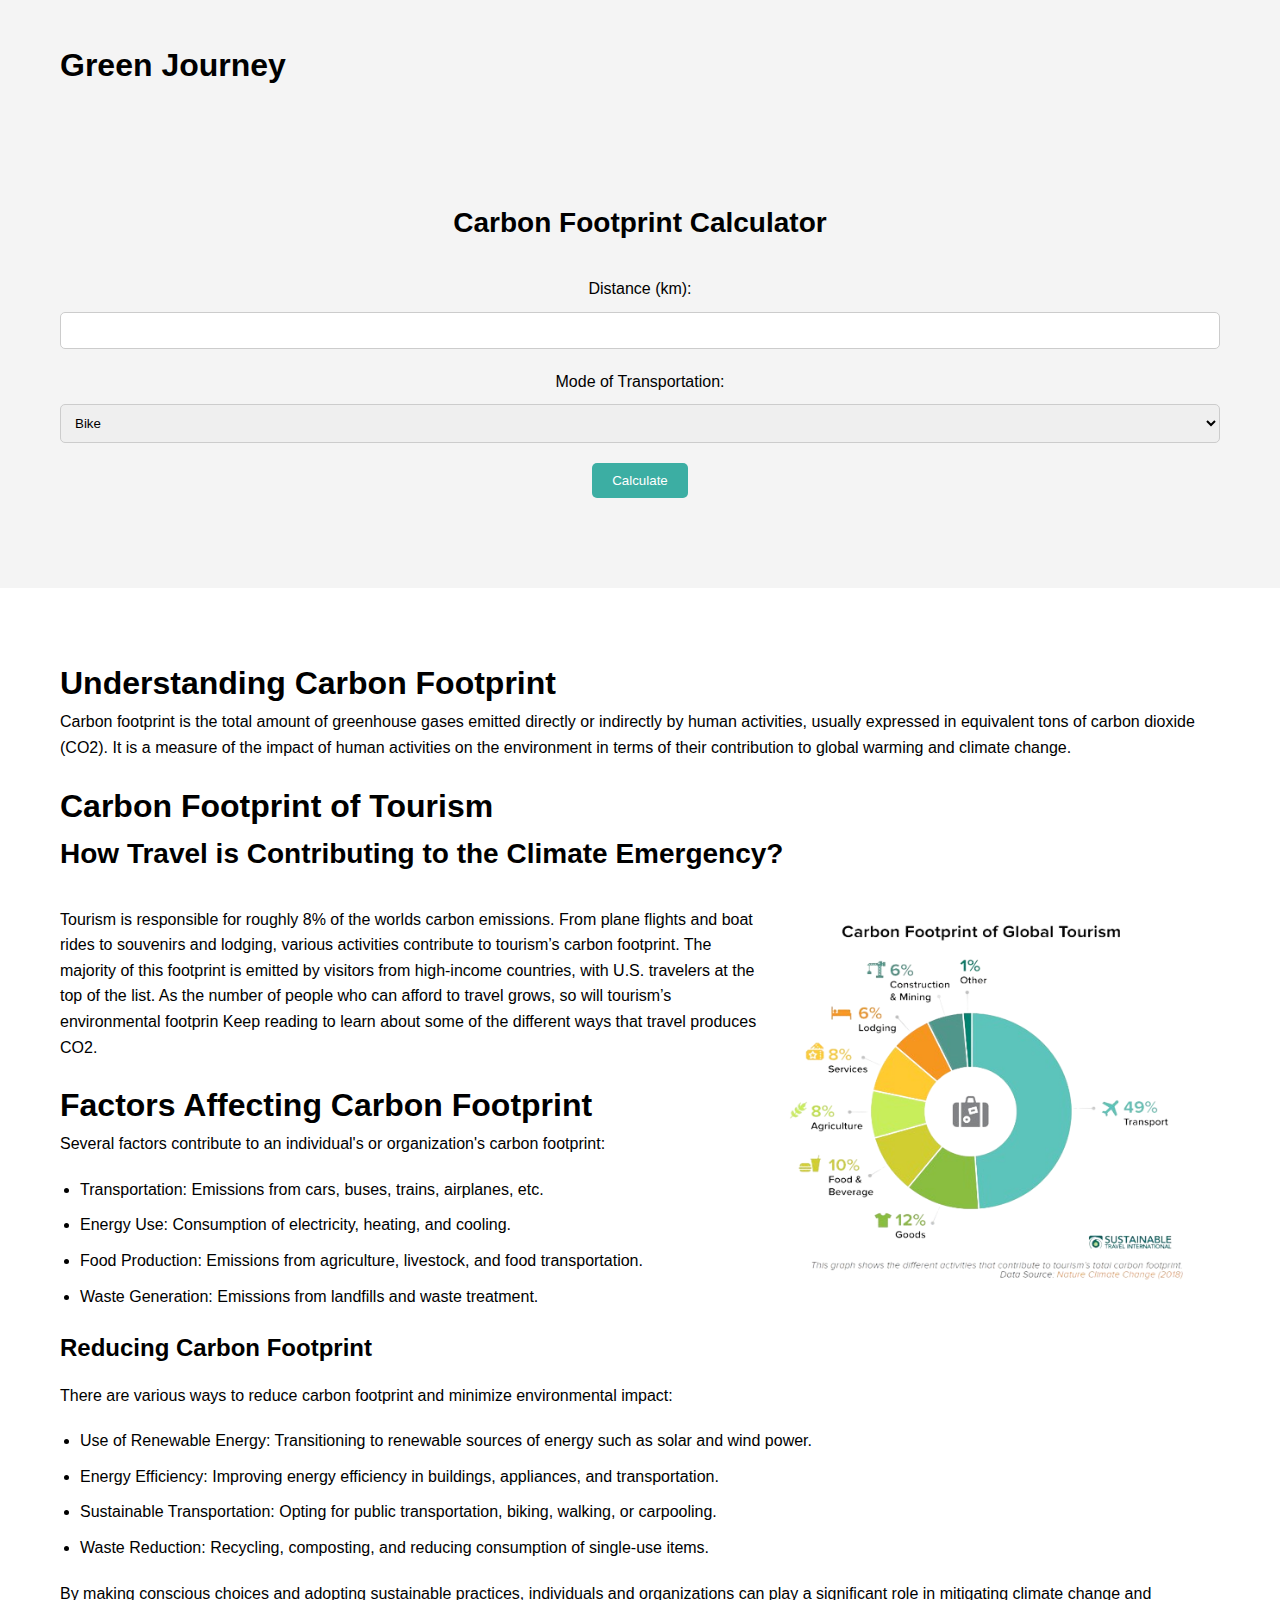
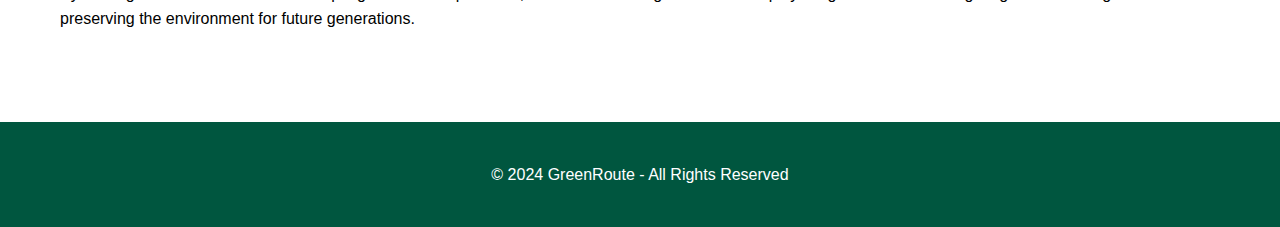
<file: carbon.html>
<!DOCTYPE html>
<html lang="en">
<head>
    <meta charset="UTF-8">
    <meta name="viewport" content="width=device-width, initial-scale=1.0">
    <title>Carbon Footprint Calculator</title>
    <link rel="stylesheet" href="carbon.css">
</head>
<body>
    <header>
        <nav>
            <div class="container">
                <h1>Green Journey</h1>
                <!-- <ul>
                    <li><a href="./home.html">Home</a></li>
                </ul> -->
            </div>
        </nav>
    </header>
 
    
    <section class="calculator">
        <div class="container">

            <h2>Carbon Footprint Calculator</h2>
            <form id="carbon-form">
                <label for="distance">Distance (km):</label>
                <input type="number" id="distance" name="distance" required>

                <label for="mode">Mode of Transportation:</label>
                <select id="mode" name="mode" required>
                    <option value="bike">Bike</option>
                    <option value="car">Car</option>
                    <option value="bus">Bus</option>
                    <option value="train">Train</option>
                    <option value="flight">Flight</option>
                    <option value="">None</option>
                    <!-- Add more transportation options as needed -->
                </select>

                <button type="submit">Calculate</button>
            </form>

            <div id="result" style="display: none;">
                <h3>Your Carbon Footprint </h3>
                <p id="footprint"></p>
            </div>
        </div>
    </section>
    <section class="carbon-info">
        <div class="container">
            <h1>Understanding Carbon Footprint</h1>
            <p>Carbon footprint is the total amount of greenhouse gases emitted directly or indirectly by human activities, usually expressed in equivalent tons of carbon dioxide (CO2). It is a measure of the impact of human activities on the environment in terms of their contribution to global warming and climate change.</p>
            <h1>Carbon Footprint of Tourism</h1>
               <h2>How Travel is Contributing to the Climate Emergency?</h2>
            <img src = "carbonpng.png" width="450" height="400">
            <p>Tourism is responsible for roughly 8% of the worlds carbon emissions. From plane flights and boat rides to souvenirs and lodging, various activities contribute to tourism’s carbon footprint. The majority of this footprint is emitted by visitors from high-income countries, with U.S. travelers at the top of the list. As the number of people who can afford to travel grows, so will tourism’s environmental footprin
                Keep reading to learn about some of the different ways that travel produces CO2.</p>

            <h1>Factors Affecting Carbon Footprint</h1>
            <p>Several factors contribute to an individual's or organization's carbon footprint:</p>
            <ul>
                <li>Transportation: Emissions from cars, buses, trains, airplanes, etc.</li>
                <li>Energy Use: Consumption of electricity, heating, and cooling.</li>
                <li>Food Production: Emissions from agriculture, livestock, and food transportation.</li>
                <li>Waste Generation: Emissions from landfills and waste treatment.</li>
            </ul>
    
            <h3>Reducing Carbon Footprint</h3>
            <p>There are various ways to reduce carbon footprint and minimize environmental impact:</p>
            <ul>
                <li>Use of Renewable Energy: Transitioning to renewable sources of energy such as solar and wind power.</li>
                <li>Energy Efficiency: Improving energy efficiency in buildings, appliances, and transportation.</li>
                <li>Sustainable Transportation: Opting for public transportation, biking, walking, or carpooling.</li>
                <li>Waste Reduction: Recycling, composting, and reducing consumption of single-use items.</li>
            </ul>
    
            <p>By making conscious choices and adopting sustainable practices, individuals and organizations can play a significant role in mitigating climate change and preserving the environment for future generations.</p>
        </div>
    </section>
    <footer>
        <div class="container">
            <p>&copy; 2024 GreenRoute - All Rights Reserved</p>
        </div>
    </footer>

     <script>
        document.getElementById('carbon-form').addEventListener('submit', function(event) {
            event.preventDefault(); // Prevent form submission

            // Get input values
            var distance = parseFloat(document.getElementById('distance').value);
            var mode = document.getElementById('mode').value;

            // Calculate carbon footprint (this is a simple example, actual calculation will depend on various factors)
            var carbonFootprint;
            switch (mode) {
                case 'bike':
                carbonFootprint = distance * 0.025; // Assuming 0.025 kg CO2 per km for bike
                    break;
                case 'car':
                    carbonFootprint = distance * 0.2; // Assuming 0.2 kg CO2 per km for cars
                    break;
                case 'bus':
                    carbonFootprint = distance * 0.1; // Assuming 0.1 kg CO2 per km for buses
                    break;
                case 'train':
                    carbonFootprint = distance * 0.05; // Assuming 0.05 kg CO2 per km for trains
                    break;
                case 'flight':
                    carbonFootprint = distance * 0.2; // Assuming 0.2 kg CO2 per km for flights
                    break;
                default:
                    carbonFootprint = 0;
            }

            // Display the result
            document.getElementById('result').style.display = 'block';
            document.getElementById('footprint').textContent = carbonFootprint.toFixed(2) + ' kg CO2';
        });
    </script>
</body>
</html>
</file>
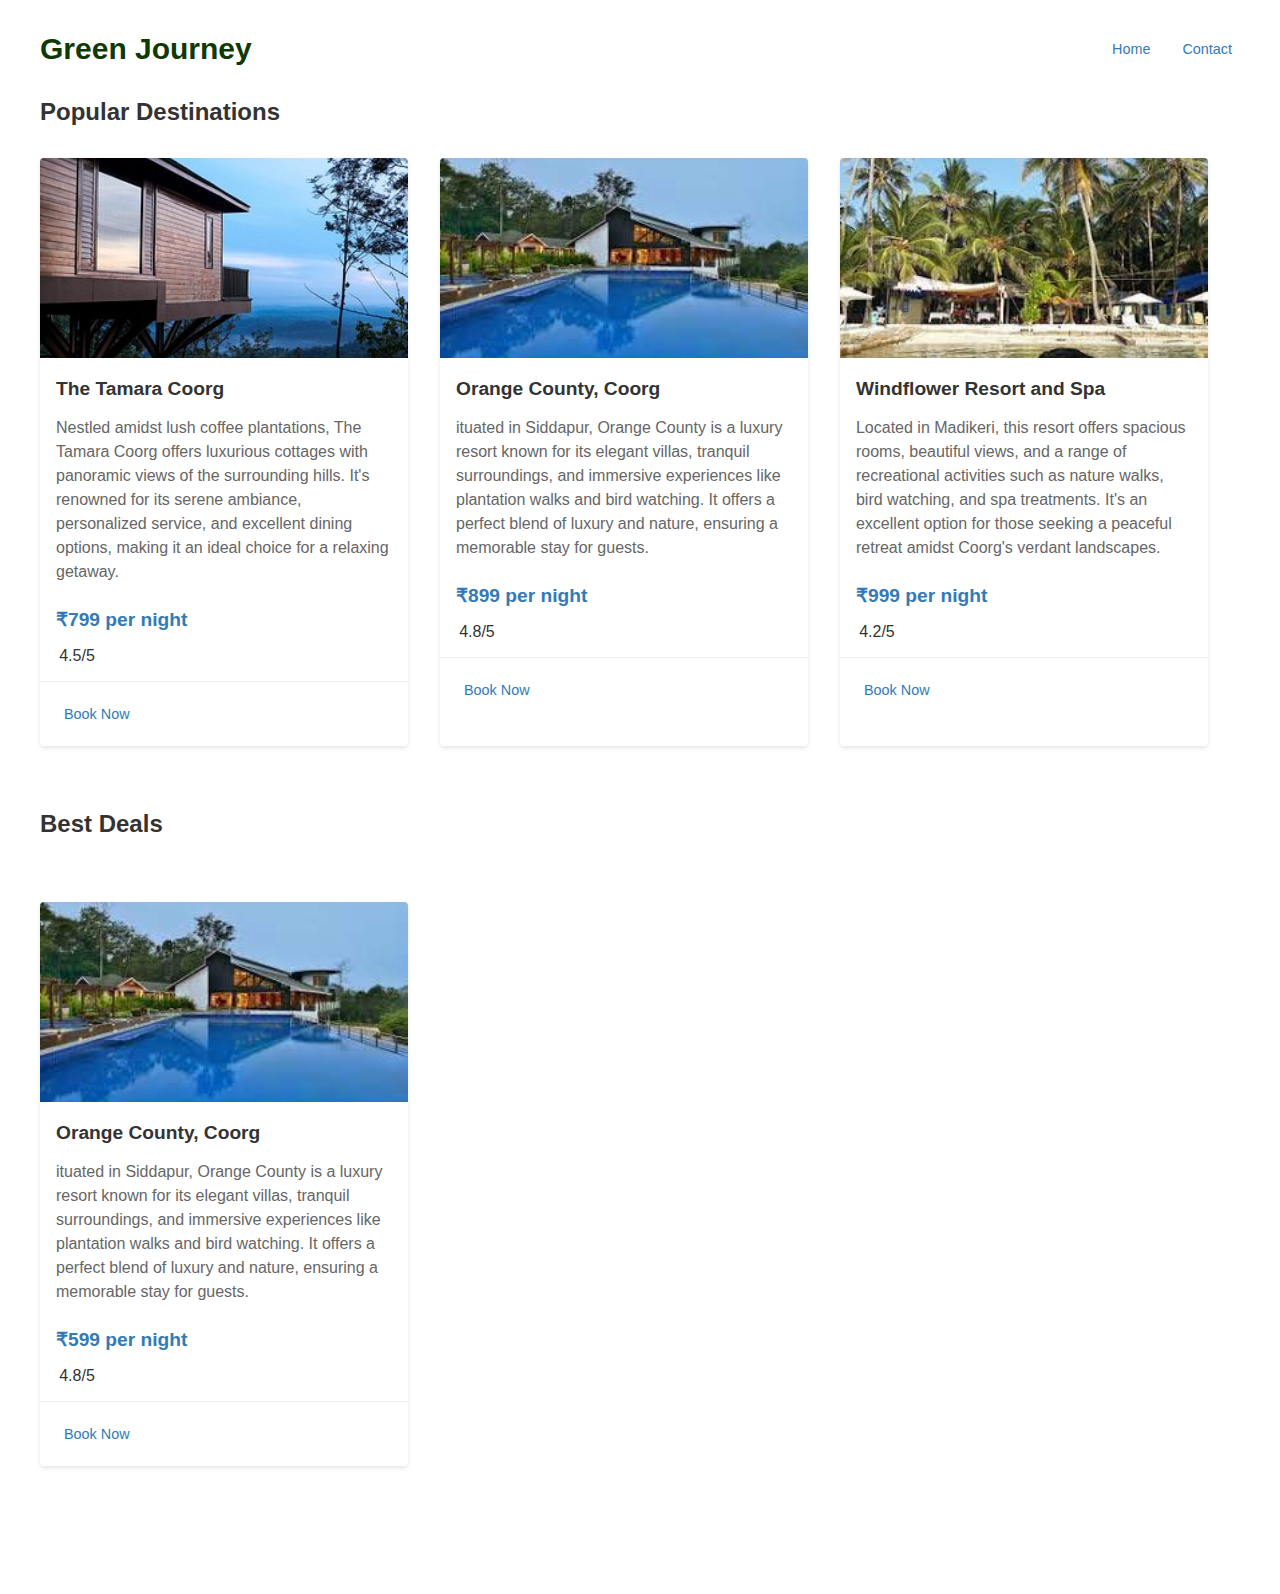
<file: coorg.html>
<!DOCTYPE html>
<html>
<head>
    <title>Green Journy</title>
    <meta charset="UTF-8">
    <meta name="viewport" content="width=device-width, initial-scale=1.0">    
    
    <link rel="stylesheet" href="hotel.css">

    <style>
         </style>
     </head>
     <body>
         <div class="container">
             <div class="header">
                 <div class="logo">
                  Green Journey
                 </div>
                 <div class="nav">
                    <a href="./home.html">Home</a>
                    <a href="./contact.html">Contact</a>
                 </div>
                
                 
             </div>
             <div class   ="section-1">
               <div class="section-header">
                   Popular Destinations
               </div>
               <div class="section-content">
                   <div class="property-card">
                       <img src="./c1.jpg" alt="Property 1">
                       <h3>The Tamara Coorg</h3>
                       <p>
                        Nestled amidst lush coffee plantations, The Tamara Coorg offers luxurious cottages with panoramic views of the surrounding hills. It's renowned for its serene ambiance, personalized service, and excellent dining options, making it an ideal choice for a relaxing getaway.</p>
                       <div class="price">
                        ₹799 per night
                       </div>
                       <div class="rating">
                           
                           <span>4.5/5</span>
                       </div>
                       <div class="actions">
                           
                           <a href="#">Book Now</a>
                       </div>
                   </div>
                   <div class="property-card">
                       <img src="./c2.jpeg" alt="Property 2">
                       <h3>Orange County, Coorg</h3>
                       <p>
                        ituated in Siddapur, Orange County is a luxury resort known for its elegant villas, tranquil surroundings, and immersive experiences like plantation walks and bird watching. It offers a perfect blend of luxury and nature, ensuring a memorable stay for guests.</p>
                       <div class="price">
                        ₹899 per night
                       </div>
                       <div class="rating">
                           
                           <span>4.8/5</span>
                       </div>
                       <div class="actions">
                           
                           <a href="#">Book Now</a>
                       </div>
                   </div>
                   <div class="property-card">
                       <img src="./l3.jpeg" alt="Property 3">
                       <h3>Windflower Resort and Spa</h3>
                       <p>
                        Located in Madikeri, this resort offers spacious rooms, beautiful views, and a range of recreational activities such as nature walks, bird watching, and spa treatments. It's an excellent option for those seeking a peaceful retreat amidst Coorg's verdant landscapes.
                       </p>
                       <div class="price">
                        ₹999 per night
                       </div>
                       <div class="rating">
                           
                           <span>4.2/5</span>
                       </div>
                       <div class="actions">
                           
                           <a href="#">Book Now</a>
                       </div>
                   </div>
                   
                   
               </div>
           </div>
           <div class="section-2">
               <div class="section-header">
                   Best Deals
               </div>
               <div class="section-content">
                <div class="section-content">
                    <div class="property-card">
                        <img src="./c2.jpeg" alt="Property 2">
                        <h3>Orange County, Coorg</h3>
                        <p>
                         ituated in Siddapur, Orange County is a luxury resort known for its elegant villas, tranquil surroundings, and immersive experiences like plantation walks and bird watching. It offers a perfect blend of luxury and nature, ensuring a memorable stay for guests.</p>
                        <div class="price">
                         ₹599 per night
                        </div>
                        <div class="rating">
                            
                            <span>4.8/5</span>
                        </div>
                        <div class="actions">
                            
                            <a href="#">Book Now</a>
                        </div>
                    </div>
</file>
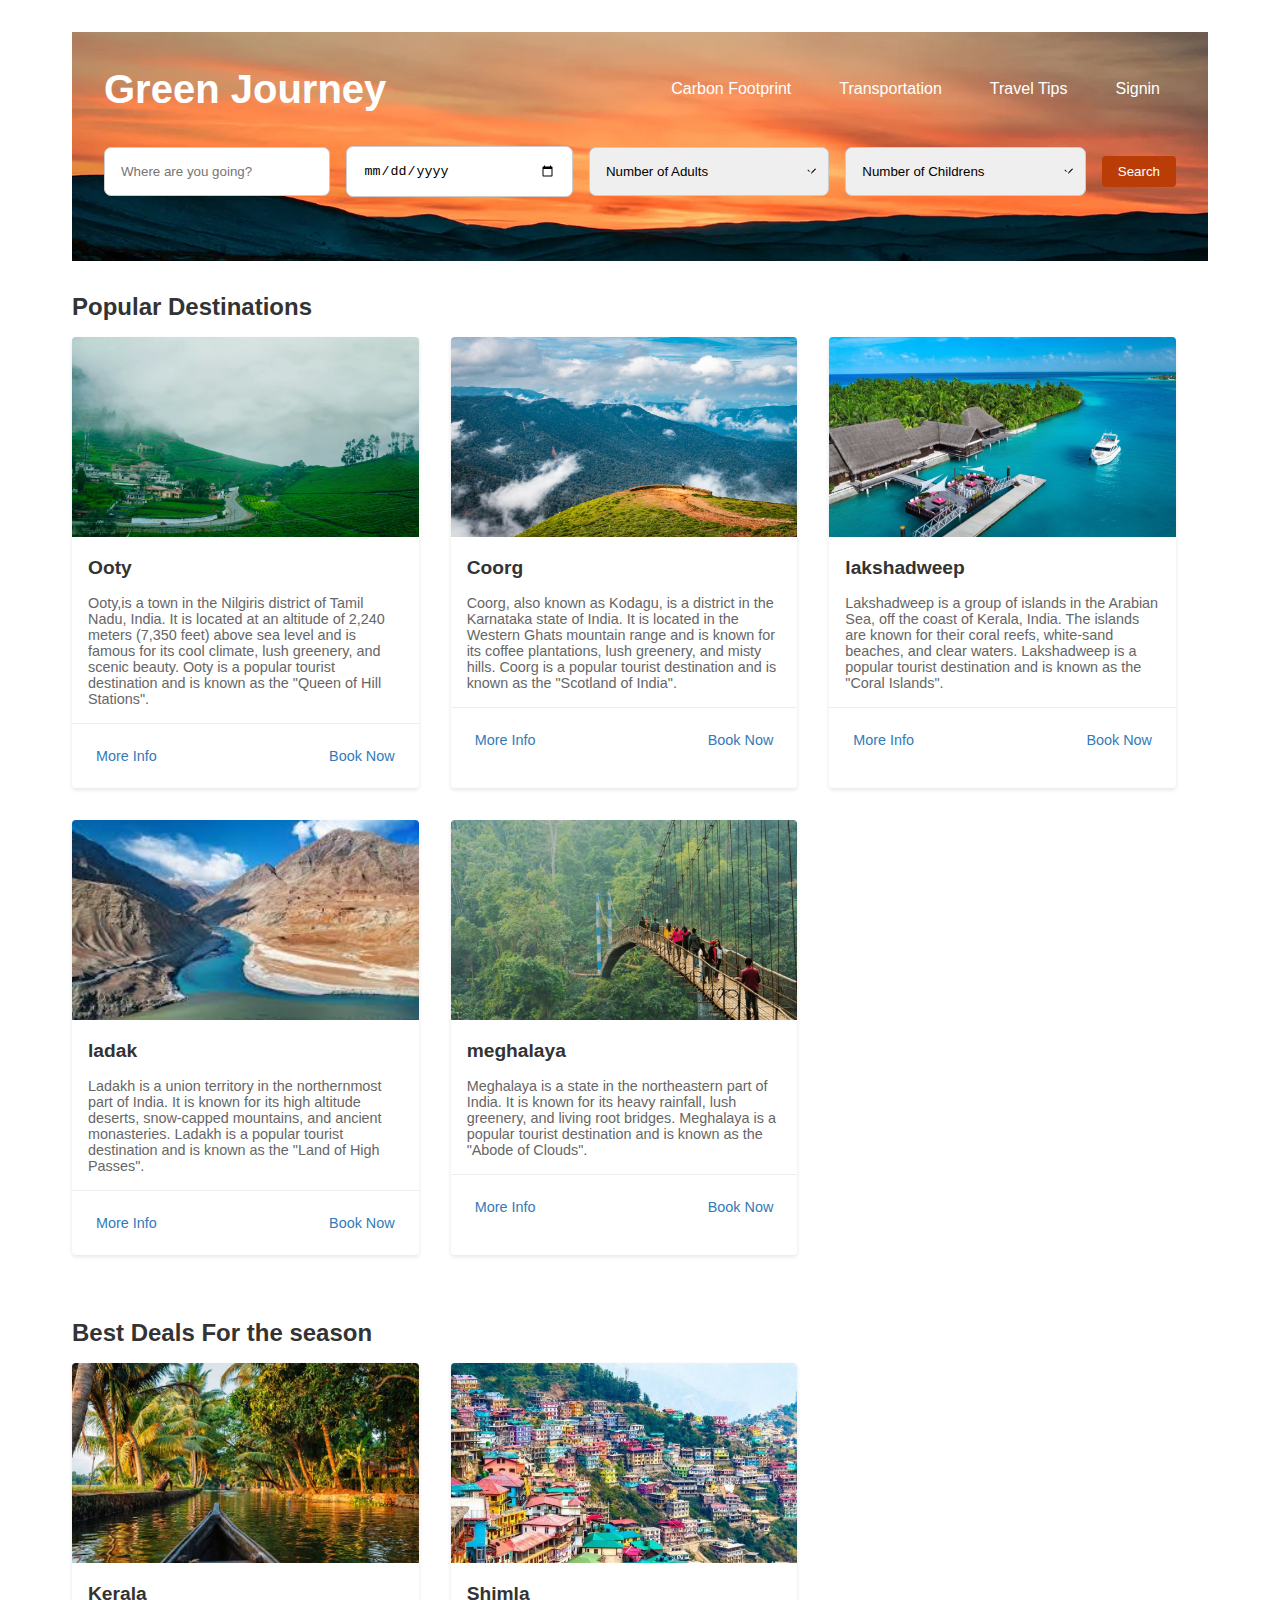
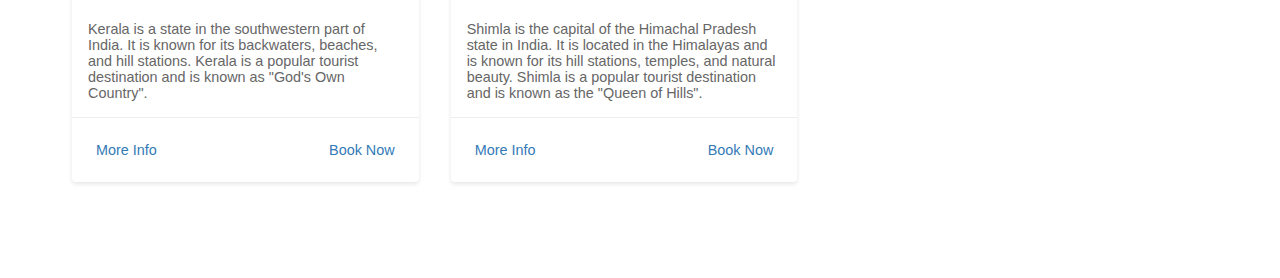
<file: home.html>
<!DOCTYPE html>
<html>
<head>
    <title>Green Journy</title>
    <meta charset="UTF-8">
    <meta name="viewport" content="width=device-width, initial-scale=1.0">    
    <link rel="stylesheet" href="home.css">

    <style>
         </style>
     </head>
     <body>
         
            <div class="container">
                <div class="imgedit">
                    <div class="header">
                        <div class="logo"> Green Journey </div>
                            <div class="nav">
                            <a href="./carbon.html">Carbon Footprint</a>
                            <a href="./transportation.html">Transportation</a>
                            <a href="./traveltips.html">Travel Tips</a>
                            <a href="./signin.html">Signin</a>
                            </div>
                    </div>
                  
                 <div class="search-container">
                    <form class = "search-form">
                        
                     <input type="text" placeholder="Where are you going?">
                     <input type="date" placeholder="Check-in">
                     <select>
                         <option value="">Number of Adults</option>
                         <option value="1">1</option>
                         <option value="2">2</option>
                         <option value="3">3</option>
                         <option value="4">4</option>
                    </select>
                    <select>
                        <option value="">Number of Childrens</option>
                        <option value="1">1</option>
                        <option value="2">2</option>
                        <option value="3">3</option>
                        <option value="4">4</option>
                   </select>
                        <button type="submit" > Search</button>
                        </form>
                    </div>
                </div>

                <!-- <div class="content">
                    <p>Embark on a sustainable travel journey with Green Journey. Our platform is dedicated to promoting eco-friendly and responsible travel options for adventurers like you. Whether you're exploring vibrant cities, relaxing on pristine beaches, or trekking through majestic mountains, we believe in making a positive impact on the planet while creating unforgettable travel experiences.</p>
                    <p>Discover a wide range of destinations that prioritize sustainability and conservation. From eco-friendly accommodations to immersive cultural experiences, Green Journey offers a curated selection of travel options that align with your values.</p>

                </div>
          -->
                
             <div class   ="section-1">
               <div class="section-header">
                   Popular Destinations
               </div>
               <div class="section-content">
                   <div class="property-card">
                       <img src="./ooty.webp" alt="Property 1">
                       <h3>Ooty</h3>
                       <p>
                        Ooty,is a town in the Nilgiris district of Tamil Nadu, India. It is located at an altitude of 2,240 meters (7,350 feet) above sea level and is famous for its cool climate, lush greenery, and scenic beauty. Ooty is a popular tourist destination and is known as the "Queen of Hill Stations".                       <div class="actions">
                           <a href="https://en.wikipedia.org/wiki/Ooty">More Info</a>
                           <a href="./ootyhotel.html">Book Now</a>
                       </div>
                   </div>
                   <div class="property-card">
                       <img src="./coorg.jpg" alt="Property 2">
                       <h3>Coorg</h3>
                       <p>
                        Coorg, also known as Kodagu, is a district in the Karnataka state of India. It is located in the Western Ghats mountain range and is known for its coffee plantations, lush greenery, and misty hills. Coorg is a popular tourist destination and is known as the "Scotland of India".                        <div class="actions">
                           <a href="https://en.wikipedia.org/wiki/Kodagu_district">More Info</a>
                           <a href="./coorg.html">Book Now</a>
                       </div>
                   </div>
                   <div class="property-card">
                       <img src="./lakshadweep.jpg" alt="Property 3">
                       <h3>lakshadweep</h3>
                       <p>
                        Lakshadweep is a group of islands in the Arabian Sea, off the coast of Kerala, India. The islands are known for their coral reefs, white-sand beaches, and clear waters. Lakshadweep is a popular tourist destination and is known as the "Coral Islands".                     </p>
                       
                       <div class="actions">
                           <a href="https://en.wikipedia.org/wiki/Lakshadweep">More Info</a>
                           <a href="./Lakshadweephotel.html">Book Now</a>
                       </div>
                   </div>
                   <div class="property-card">
                       <img src="./ladak.jpeg" alt="Property 4">
                       <h3>ladak</h3>
                       <p>
                        Ladakh is a union territory in the northernmost part of India. It is known for its high altitude deserts, snow-capped mountains, and ancient monasteries. Ladakh is a popular tourist destination and is known as the "Land of High Passes".                       <div class="actions">
                           <a href="https://en.wikipedia.org/wiki/Ladakh">More Info</a>
                           <a href="./ladakhotel.html">Book Now</a>
                       </div>
                   </div>
                   <div class="property-card">
                       <img src="./meghalaya.png " alt="Property 5">
                       <h3>meghalaya</h3>
                       <p>
                        Meghalaya is a state in the northeastern part of India. It is known for its heavy rainfall, lush greenery, and living root bridges. Meghalaya is a popular tourist destination and is known as the "Abode of Clouds".                       <div class="actions">
                           <a href="https://en.wikipedia.org/wiki/Meghalaya">More Info</a>
                           <a href="./meghalaya.html">Book Now</a>
                       </div>
                   </div>
               </div>
           
           <div class="section-2">
               <div class="section-header">
                   Best Deals For the season 
               </div>
               <div class="section-content">
                   <div class="property-card">
                       <img src="./kela.jpeg" alt="Property 6">
                       <h3>Kerala</h3>
                       <p>
                        Kerala is a state in the southwestern part of India. It is known for its backwaters, beaches, and hill stations. Kerala is a popular tourist destination and is known as "God's Own Country".
                       <div class="actions">
                           <a href="https://en.wikipedia.org/wiki/Kerala">More Info</a>
                           <a href="./keralahotel.html">Book Now</a>
                       </div>
                   </div>
                   <div class="property-card">
                       <img src="./shimla.jpg" alt="Property 7">
                       <h3>Shimla</h3>
                       <p>
                        Shimla is the capital of the Himachal Pradesh state in India. It is located in the Himalayas and is known for its hill stations, temples, and natural beauty. Shimla is a popular tourist destination and is known as the "Queen of Hills".                       
                       <div class="actions">
                           <a href="https://en.wikipedia.org/wiki/Shimla">More Info</a>
                           <a href="./shimla.html">Book Now</a>
                       </div>
                   </div>
                </div>
            </div>
</file>
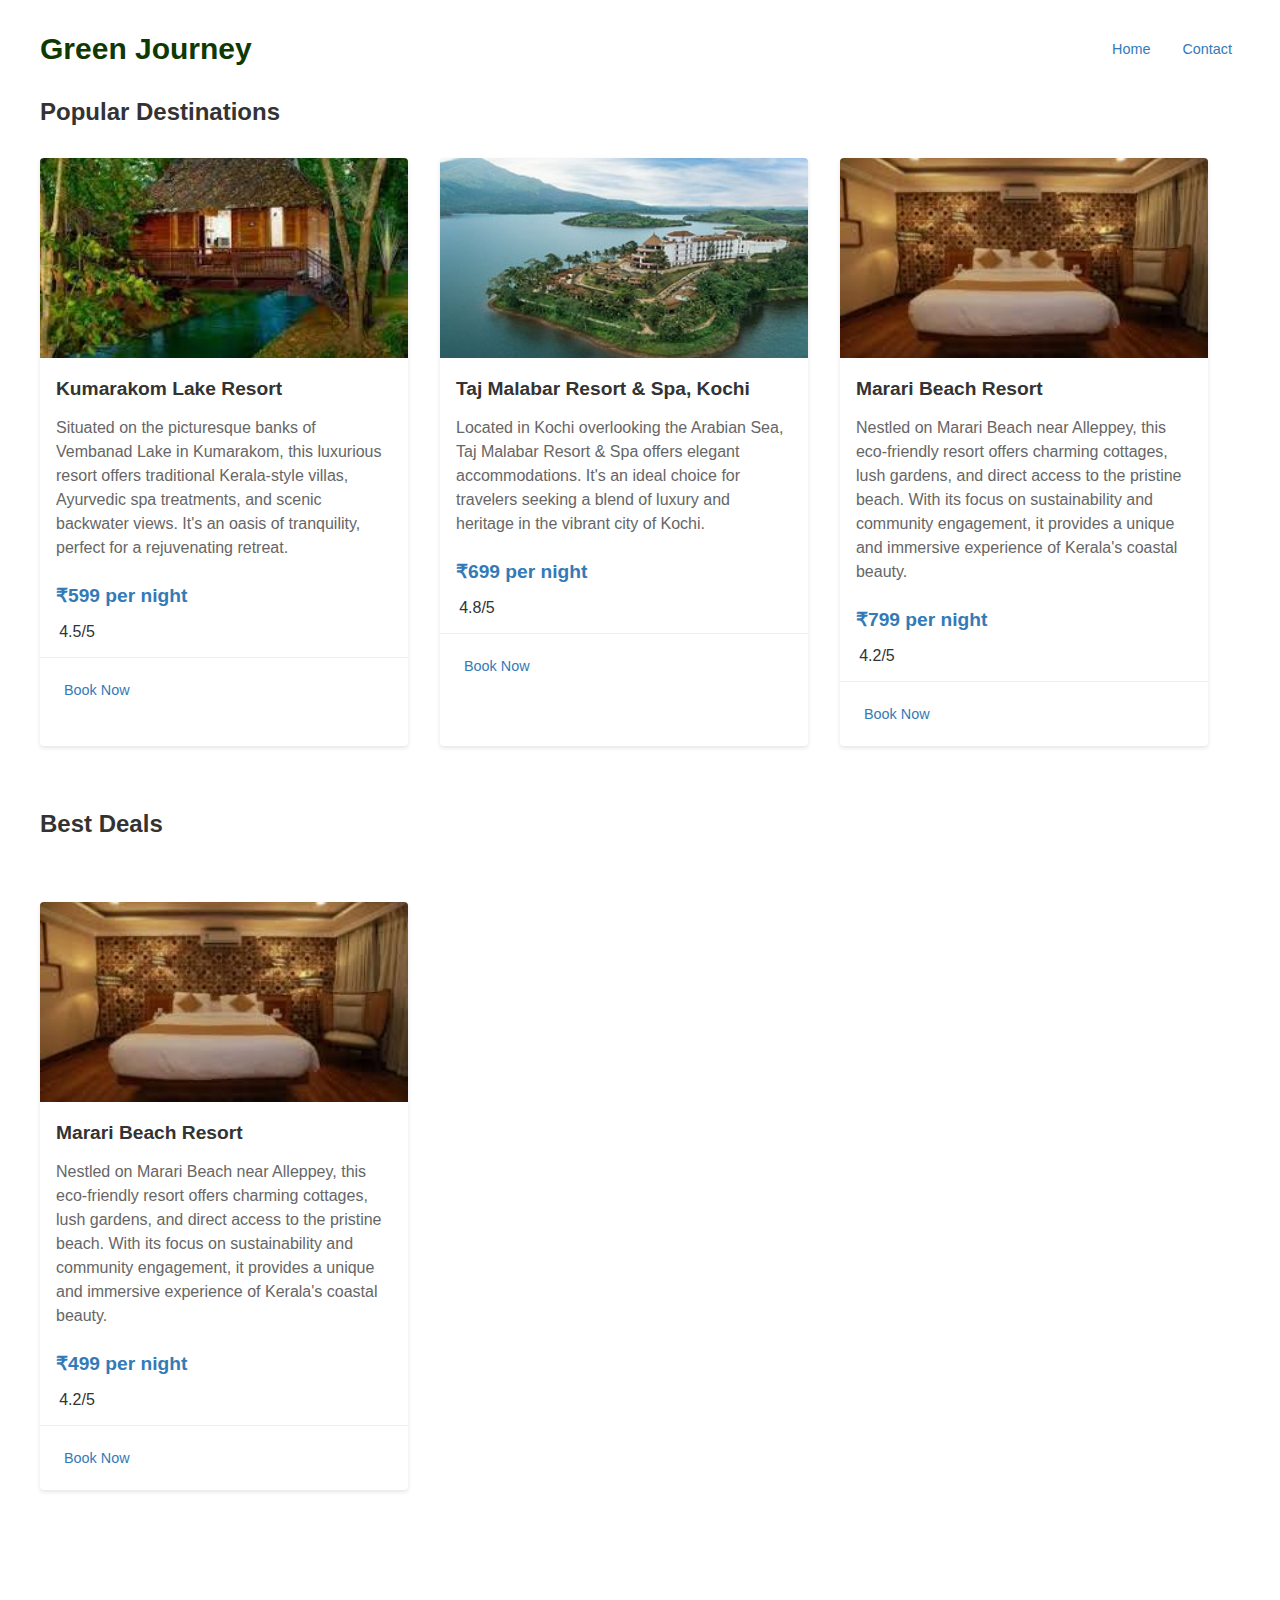
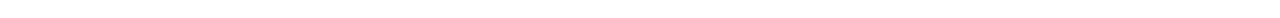
<file: keralahotel.html>
<!DOCTYPE html>
<html>
<head>
    <title>Green Journy</title>
    <meta charset="UTF-8">
    <meta name="viewport" content="width=device-width, initial-scale=1.0">    
    
    <link rel="stylesheet" href="hotel.css">

    <style>
         </style>
     </head>
     <body>
         <div class="container">
             <div class="header">
                 <div class="logo">
                  Green Journey
                 </div>
                 <div class="nav">
                    <a href="./home.html">Home</a>
                    <a href="./contact.html">Contact</a>
                 </div>
                
                 
             </div>
             <div class   ="section-1">
               <div class="section-header">
                   Popular Destinations
               </div>
               <div class="section-content">
                   <div class="property-card">
                       <img src="./k1.jpeg" alt="Property 1">
                       <h3>Kumarakom Lake Resort</h3>
                       <p>
                        Situated on the picturesque banks of Vembanad Lake in Kumarakom, this luxurious resort offers traditional Kerala-style villas, Ayurvedic spa treatments, and scenic backwater views. It's an oasis of tranquility, perfect for a rejuvenating retreat.</p>
                       <div class="price">
                        ₹599 per night
                       </div>
                       <div class="rating">
                           
                           <span>4.5/5</span>
                       </div>
                       <div class="actions">
                           
                           <a href="#">Book Now</a>
                       </div>
                   </div>
                   <div class="property-card">
                       <img src="./k2.jpg" alt="Property 2">
                       <h3>Taj Malabar Resort & Spa, Kochi</h3>
                       <p>
                        Located in Kochi overlooking the Arabian Sea, Taj Malabar Resort & Spa offers elegant accommodations. It's an ideal choice for travelers seeking a blend of luxury and heritage in the vibrant city of Kochi.</p>
                       <div class="price">
                        ₹699 per night
                       </div>
                       <div class="rating">
                           
                           <span>4.8/5</span>
                       </div>
                       <div class="actions">
                           
                           <a href="#">Book Now</a>
                       </div>
                   </div>
                   <div class="property-card">
                       <img src="./k3.jpeg" alt="Property 3">
                       <h3>Marari Beach Resort</h3>
                       <p>
                        Nestled on Marari Beach near Alleppey, this eco-friendly resort offers charming cottages, lush gardens, and direct access to the pristine beach. With its focus on sustainability and community engagement, it provides a unique and immersive experience of Kerala's coastal beauty.
                       </p>
                       <div class="price">
                        ₹799 per night
                       </div>
                       <div class="rating">
                           
                           <span>4.2/5</span>
                       </div>
                       <div class="actions">
                           
                           <a href="#">Book Now</a>
                       </div>
                   </div>
                   
                   
               </div>
           </div>
           <div class="section-2">
               <div class="section-header">
                   Best Deals
               </div>
               <div class="section-content">
                <div class="section-content">
                    <div class="property-card">
                        <img src="./k3.jpeg" alt="Property 3">
                        <h3>Marari Beach Resort</h3>
                        <p>
                         Nestled on Marari Beach near Alleppey, this eco-friendly resort offers charming cottages, lush gardens, and direct access to the pristine beach. With its focus on sustainability and community engagement, it provides a unique and immersive experience of Kerala's coastal beauty.
                        </p>
                        <div class="price">
                         ₹499 per night
                        </div>
                        <div class="rating">
                            
                            <span>4.2/5</span>
                        </div>
                        <div class="actions">
                            
                            <a href="#">Book Now</a>
                        </div>
                    </div>
</file>
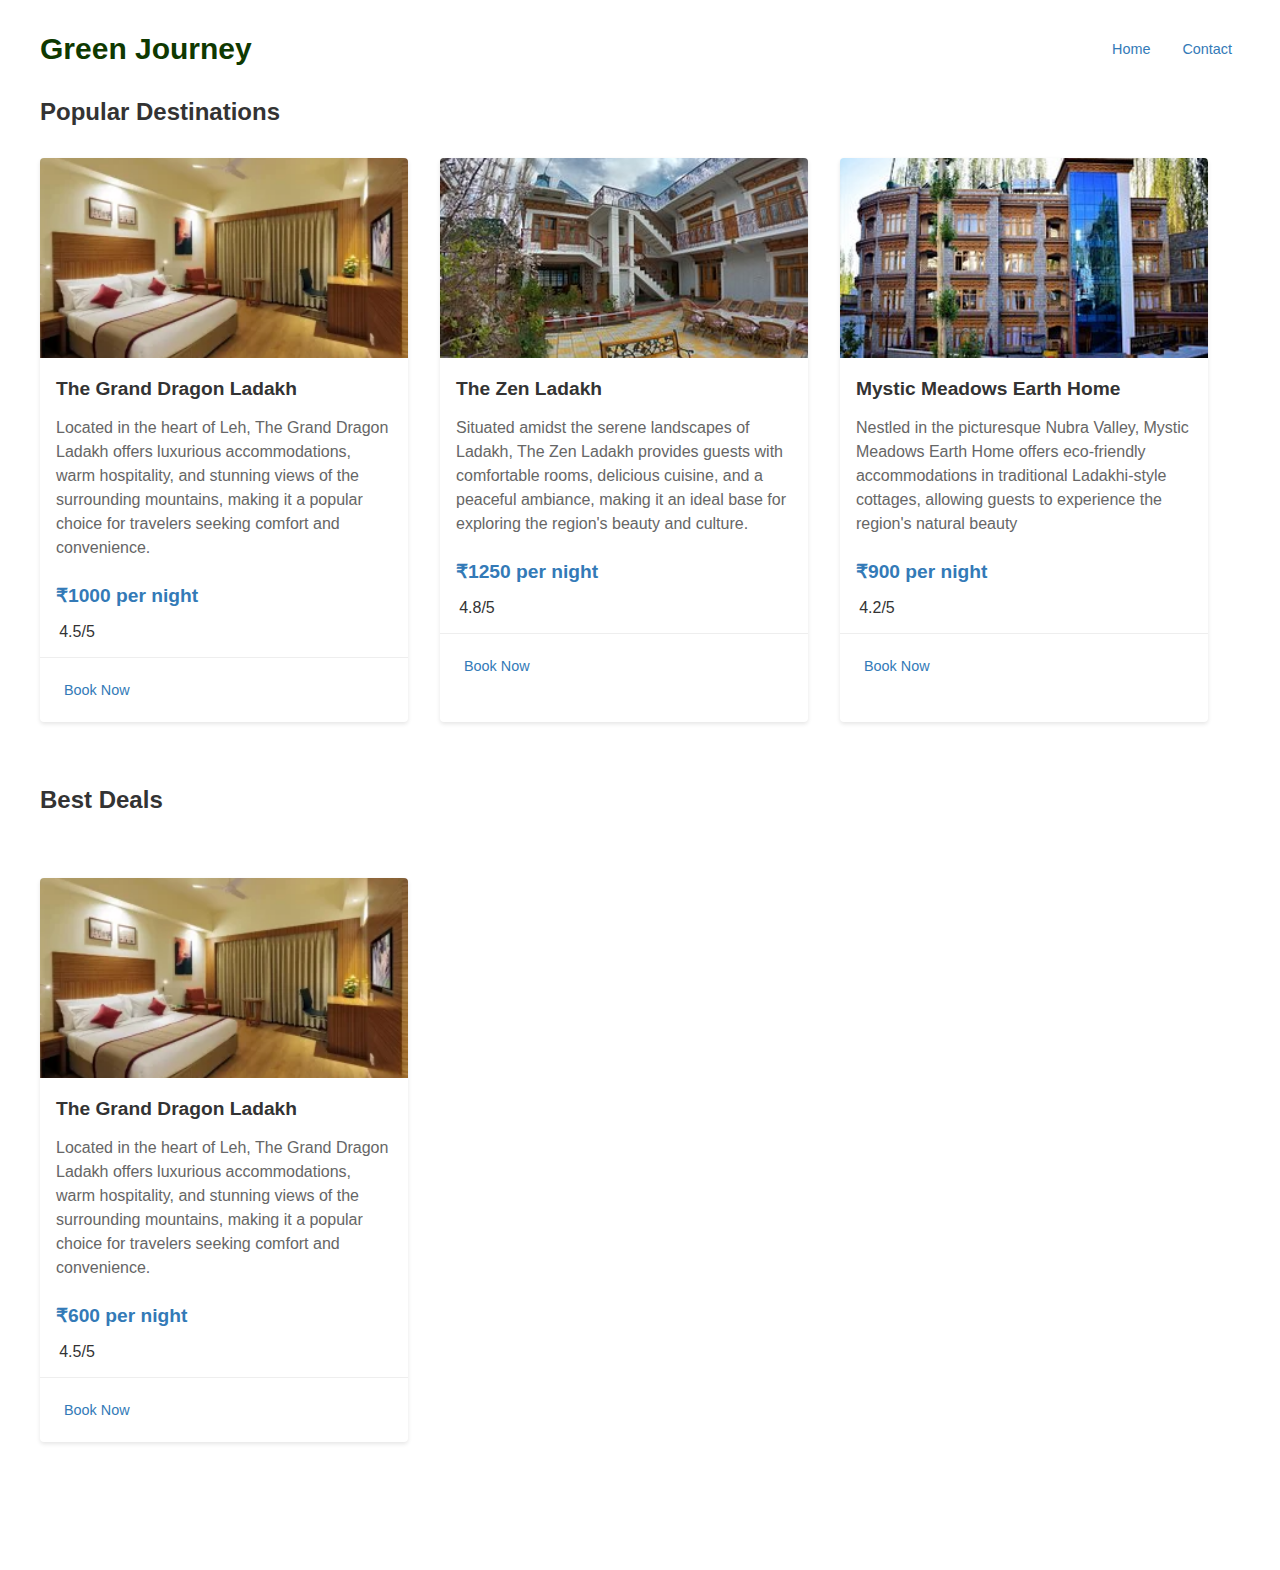
<file: ladakhotel.html>
<!DOCTYPE html>
<html>
<head>
    <title>Green Journy</title>
    <meta charset="UTF-8">
    <meta name="viewport" content="width=device-width, initial-scale=1.0">    
    
    <link rel="stylesheet" href="hotel.css">

    <style>
         </style>
     </head>
     <body>
         <div class="container">
             <div class="header">
                 <div class="logo">
                  Green Journey
                 </div>
                 <div class="nav">
                    <a href="./home.html">Home</a>
                    <a href="./contact.html">Contact</a>
                 </div>
                
                 
             </div>
             <div class   ="section-1">
               <div class="section-header">
                   Popular Destinations
               </div>
               <div class="section-content">
                   <div class="property-card">
                       <img src="./44.webp" alt="Property 1">
                       <h3>The Grand Dragon Ladakh</h3>
                       <p>
                        Located in the heart of Leh, The Grand Dragon Ladakh offers luxurious accommodations, warm hospitality, and stunning views of the surrounding mountains, making it a popular choice for travelers seeking comfort and convenience.</p>
                       <div class="price">
                        ₹1000 per night
                       </div>
                       <div class="rating">
                           
                           <span>4.5/5</span>
                       </div>
                       <div class="actions">
                           
                           <a href="#">Book Now</a>
                       </div>
                   </div>
                   <div class="property-card">
                       <img src="./55.jpg" alt="Property 2">
                       <h3>The Zen Ladakh</h3>
                       <p>
                        Situated amidst the serene landscapes of Ladakh, The Zen Ladakh provides guests with comfortable rooms, delicious cuisine, and a peaceful ambiance, making it an ideal base for exploring the region's beauty and culture.</p>
                       <div class="price">
                        ₹1250 per night
                       </div>
                       <div class="rating">
                           
                           <span>4.8/5</span>
                       </div>
                       <div class="actions">
                           
                           <a href="#">Book Now</a>
                       </div>
                   </div>
                   <div class="property-card">
                       <img src="./66.jpg" alt="Property 3">
                       <h3>Mystic Meadows Earth Home </h3>
                       <p>
                        Nestled in the picturesque Nubra Valley, Mystic Meadows Earth Home offers eco-friendly accommodations in traditional Ladakhi-style cottages, allowing guests to experience the region's natural beauty 
                       </p>
                       <div class="price">
                        ₹900 per night
                       </div>
                       <div class="rating">
                           
                           <span>4.2/5</span>
                       </div>
                       <div class="actions">
                           
                           <a href="#">Book Now</a>
                       </div>
                   </div>
                   
                   
               </div>
           </div>
           <div class="section-2">
               <div class="section-header">
                   Best Deals
               </div>
               <div class="section-content">
                <div class="section-content">
                <div class="property-card">
                       <img src="./44.webp" alt="Property 1">
                       <h3>The Grand Dragon Ladakh</h3>
                       <p>
                        Located in the heart of Leh, The Grand Dragon Ladakh offers luxurious accommodations, warm hospitality, and stunning views of the surrounding mountains, making it a popular choice for travelers seeking comfort and convenience.</p>
                       <div class="price">
                        ₹600 per night
                       </div>
                       <div class="rating">
                           
                           <span>4.5/5</span>
                       </div>
                       <div class="actions">
                           
                           <a href="#">Book Now</a>
                       </div>
                   </div>
                   </div>
                
                     
                </div>
</file>
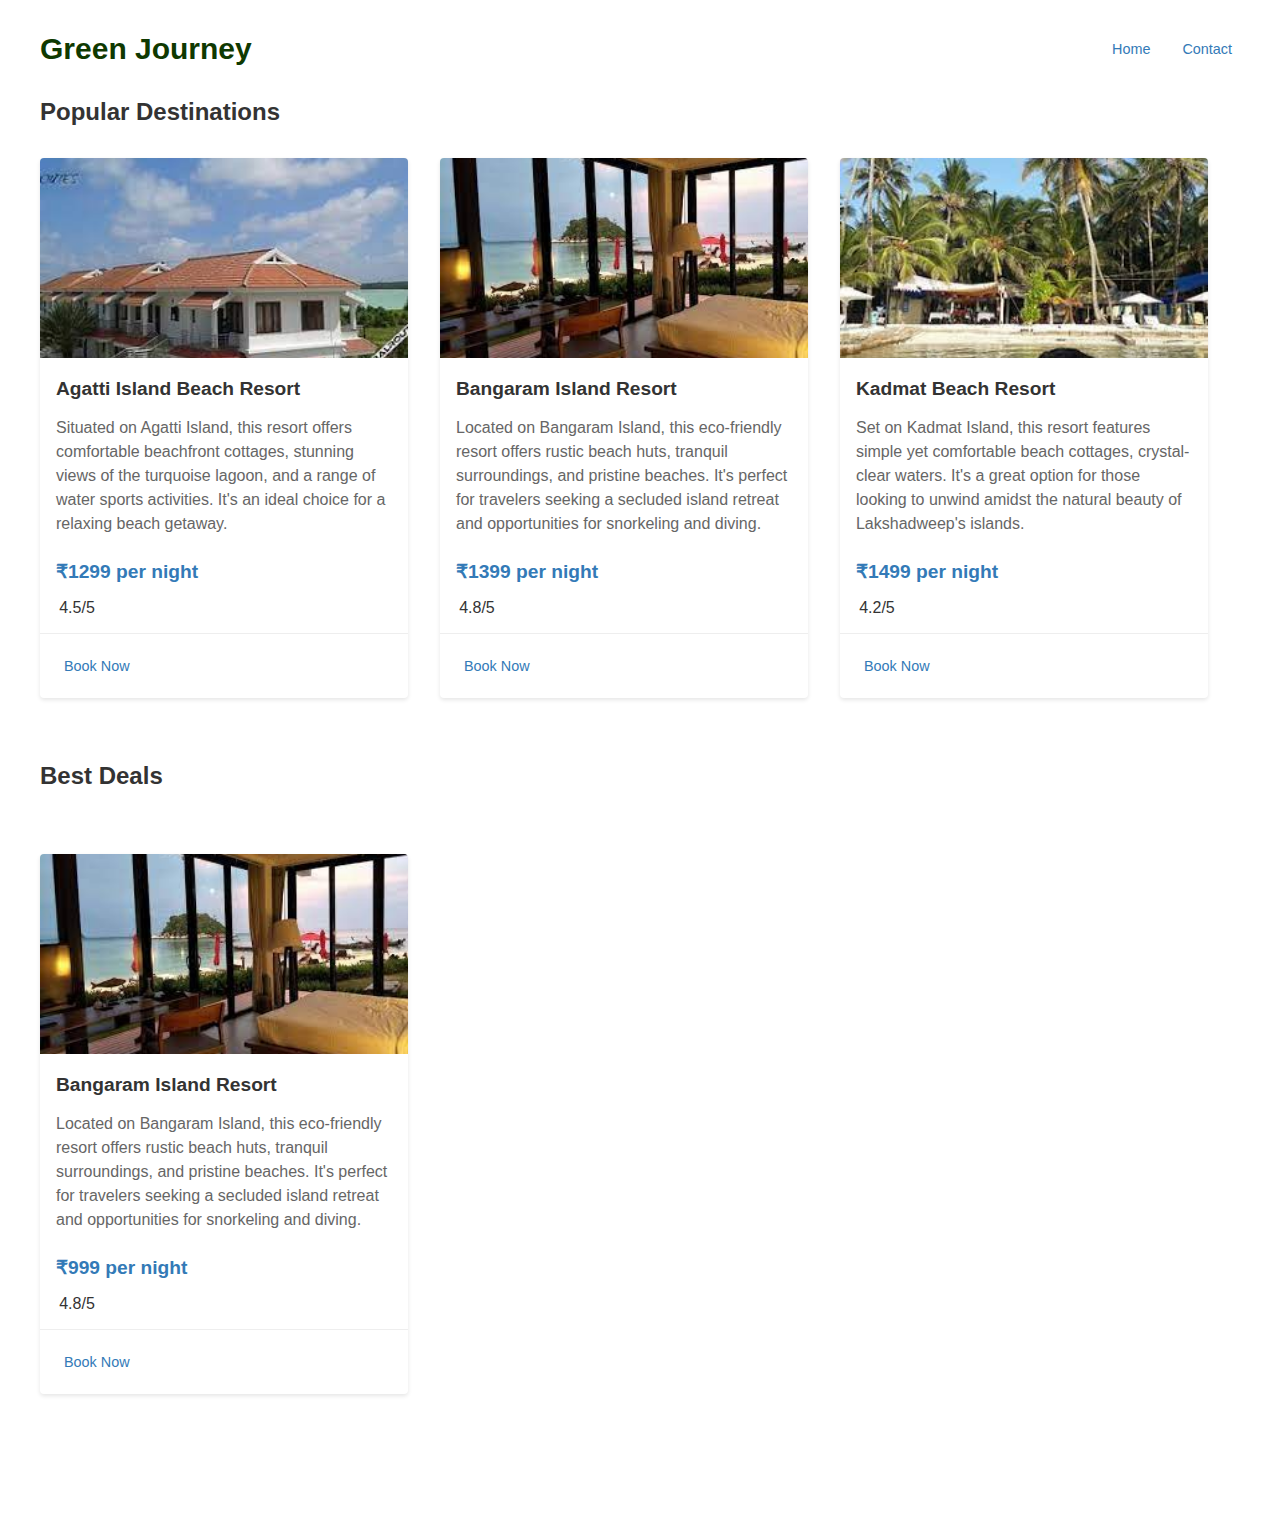
<file: Lakshadweephotel.html>
<!DOCTYPE html>
<html>
<head>
    <title>Green Journy</title>
    <meta charset="UTF-8">
    <meta name="viewport" content="width=device-width, initial-scale=1.0">    
    
    <link rel="stylesheet" href="hotel.css">

    <style>
         </style>
     </head>
     <body>
         <div class="container">
             <div class="header">
                 <div class="logo">
                  Green Journey
                 </div>
                 <div class="nav">
                    <a href="./home.html">Home</a>
                    <a href="./contact.html">Contact</a>
                 </div>
                
                 
             </div>
             <div class   ="section-1">
               <div class="section-header">
                   Popular Destinations
               </div>
               <div class="section-content">
                   <div class="property-card">
                       <img src="./l1.jpeg" alt="Property 1">
                       <h3>Agatti Island Beach Resort</h3>
                       <p>
                        Situated on Agatti Island, this resort offers comfortable beachfront cottages, stunning views of the turquoise lagoon, and a range of water sports activities. It's an ideal choice for a relaxing beach getaway.</p>
                       <div class="price">
                        ₹1299 per night
                       </div>
                       <div class="rating">
                           
                           <span>4.5/5</span>
                       </div>
                       <div class="actions">
                           
                           <a href="#">Book Now</a>
                       </div>
                   </div>
                   <div class="property-card">
                       <img src="./l2.jpeg" alt="Property 2">
                       <h3>Bangaram Island Resort</h3>
                       <p>
                        Located on Bangaram Island, this eco-friendly resort offers rustic beach huts, tranquil surroundings, and pristine beaches. It's perfect for travelers seeking a secluded island retreat and opportunities for snorkeling and diving.</p>
                       <div class="price">
                        ₹1399 per night
                       </div>
                       <div class="rating">
                           
                           <span>4.8/5</span>
                       </div>
                       <div class="actions">
                           
                           <a href="#">Book Now</a>
                       </div>
                   </div>
                   <div class="property-card">
                       <img src="./l3.jpeg" alt="Property 3">
                       <h3>Kadmat Beach Resort</h3>
                       <p>
                        Set on Kadmat Island, this resort features simple yet comfortable beach cottages, crystal-clear waters. It's a great option for those looking to unwind amidst the natural beauty of Lakshadweep's islands.
                       </p>
                       <div class="price">
                        ₹1499 per night
                       </div>
                       <div class="rating">
                           
                           <span>4.2/5</span>
                       </div>
                       <div class="actions">
                           
                           <a href="#">Book Now</a>
                       </div>
                   </div>
                   
                   
               </div>
           </div>
           <div class="section-2">
               <div class="section-header">
                   Best Deals
               </div>
               <div class="section-content">
                <div class="section-content">
                    <div class="property-card">
                        <img src="./l2.jpeg" alt="Property 2">
                        <h3>Bangaram Island Resort</h3>
                        <p>
                         Located on Bangaram Island, this eco-friendly resort offers rustic beach huts, tranquil surroundings, and pristine beaches. It's perfect for travelers seeking a secluded island retreat and opportunities for snorkeling and diving.</p>
                        <div class="price">
                         ₹999 per night
                        </div>
                        <div class="rating">
                            
                            <span>4.8/5</span>
                        </div>
                        <div class="actions">
                            
                            <a href="#">Book Now</a>
                        </div>
                    </div>
</file>
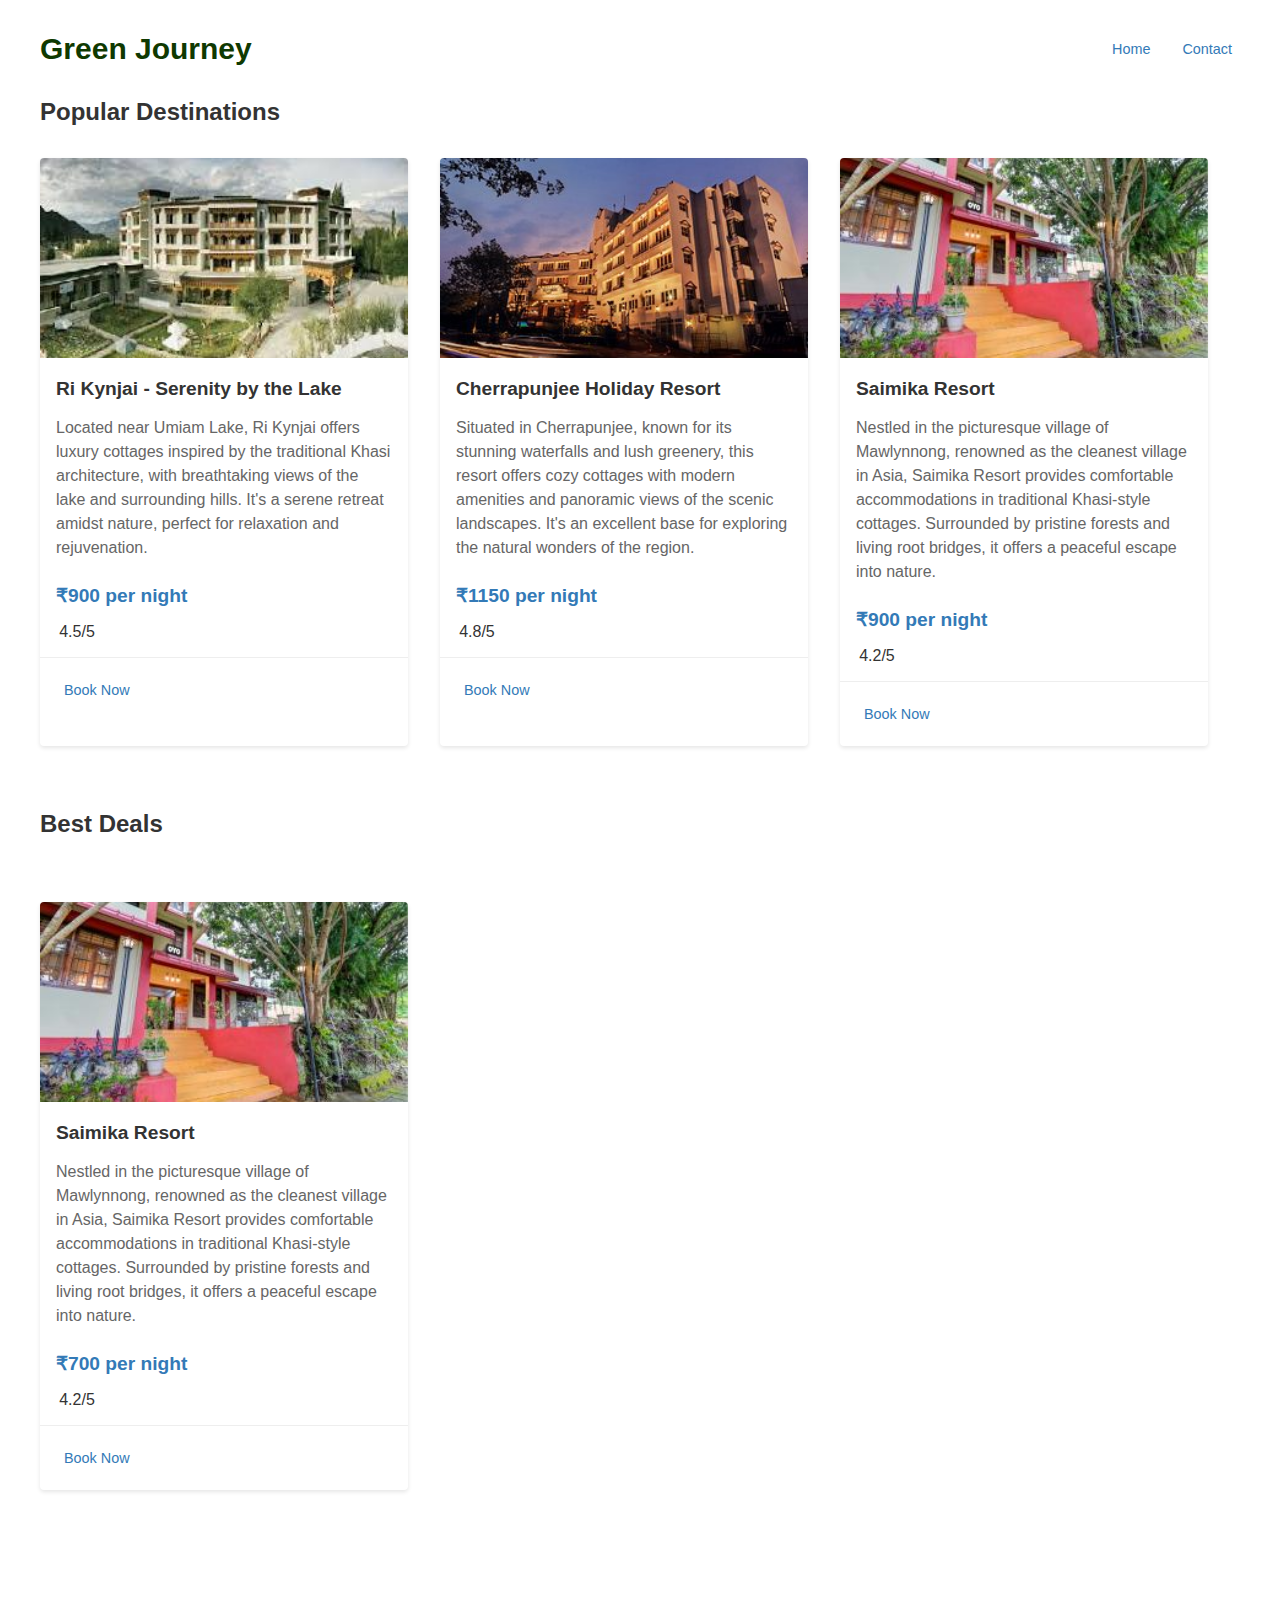
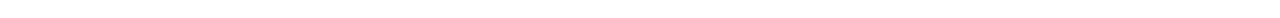
<file: meghalaya.html>
<!DOCTYPE html>
<html>
<head>
    <title>Green Journy</title>
    <meta charset="UTF-8">
    <meta name="viewport" content="width=device-width, initial-scale=1.0">    
    
    <link rel="stylesheet" href="hotel.css">

    <style>
         </style>
     </head>
     <body>
         <div class="container">
             <div class="header">
                 <div class="logo">
                  Green Journey
                 </div>
                 <div class="nav">
                    <a href="./home.html">Home</a>
                    <a href="./contact.html">Contact</a>
                 </div>
                
                 
             </div>
             <div class   ="section-1">
               <div class="section-header">
                   Popular Destinations
               </div>
               <div class="section-content">
                   <div class="property-card">
                       <img src="./77.jpeg" alt="Property 1">
                       <h3>Ri Kynjai - Serenity by the Lake</h3>
                       <p>
                        Located near Umiam Lake, Ri Kynjai offers luxury cottages inspired by the traditional Khasi architecture, with breathtaking views of the lake and surrounding hills. It's a serene retreat amidst nature, perfect for relaxation and rejuvenation.</p>
                       <div class="price">
                        ₹900 per night
                       </div>
                       <div class="rating">
                           
                           <span>4.5/5</span>
                       </div>
                       <div class="actions">
                           
                           <a href="#">Book Now</a>
                       </div>
                   </div>
                   <div class="property-card">
                       <img src="./88.jpg" alt="Property 2">
                       <h3>Cherrapunjee Holiday Resort</h3>
                       <p>
                        Situated in Cherrapunjee, known for its stunning waterfalls and lush greenery, this resort offers cozy cottages with modern amenities and panoramic views of the scenic landscapes. It's an excellent base for exploring the natural wonders of the region.</p>
                       <div class="price">
                        ₹1150 per night
                       </div>
                       <div class="rating">
                           
                           <span>4.8/5</span>
                       </div>
                       <div class="actions">
                           
                           <a href="#">Book Now</a>
                       </div>
                   </div>
                   <div class="property-card">
                       <img src="./99.jpg" alt="Property 3">
                       <h3>Saimika Resort </h3>
                       <p>
                        Nestled in the picturesque village of Mawlynnong, renowned as the cleanest village in Asia, Saimika Resort provides comfortable accommodations in traditional Khasi-style cottages. Surrounded by pristine forests and living root bridges, it offers a peaceful escape into nature.
                       </p>
                       <div class="price">
                        ₹900 per night
                       </div>
                       <div class="rating">
                           
                           <span>4.2/5</span>
                       </div>
                       <div class="actions">
                           
                           <a href="#">Book Now</a>
                       </div>
                   </div>
                   
                   
               </div>
           </div>
           <div class="section-2">
               <div class="section-header">
                   Best Deals
               </div>
               <div class="section-content">
                <div class="section-content">
                    <div class="property-card">
                        <img src="./99.jpg" alt="Property 3">
                        <h3>Saimika Resort </h3>
                        <p>
                         Nestled in the picturesque village of Mawlynnong, renowned as the cleanest village in Asia, Saimika Resort provides comfortable accommodations in traditional Khasi-style cottages. Surrounded by pristine forests and living root bridges, it offers a peaceful escape into nature.
                        </p>
                        <div class="price">
                         ₹700 per night
                        </div>
                        <div class="rating">
                            
                            <span>4.2/5</span>
                        </div>
                        <div class="actions">
                            
                            <a href="#">Book Now</a>
                        </div>
                    </div>
</file>
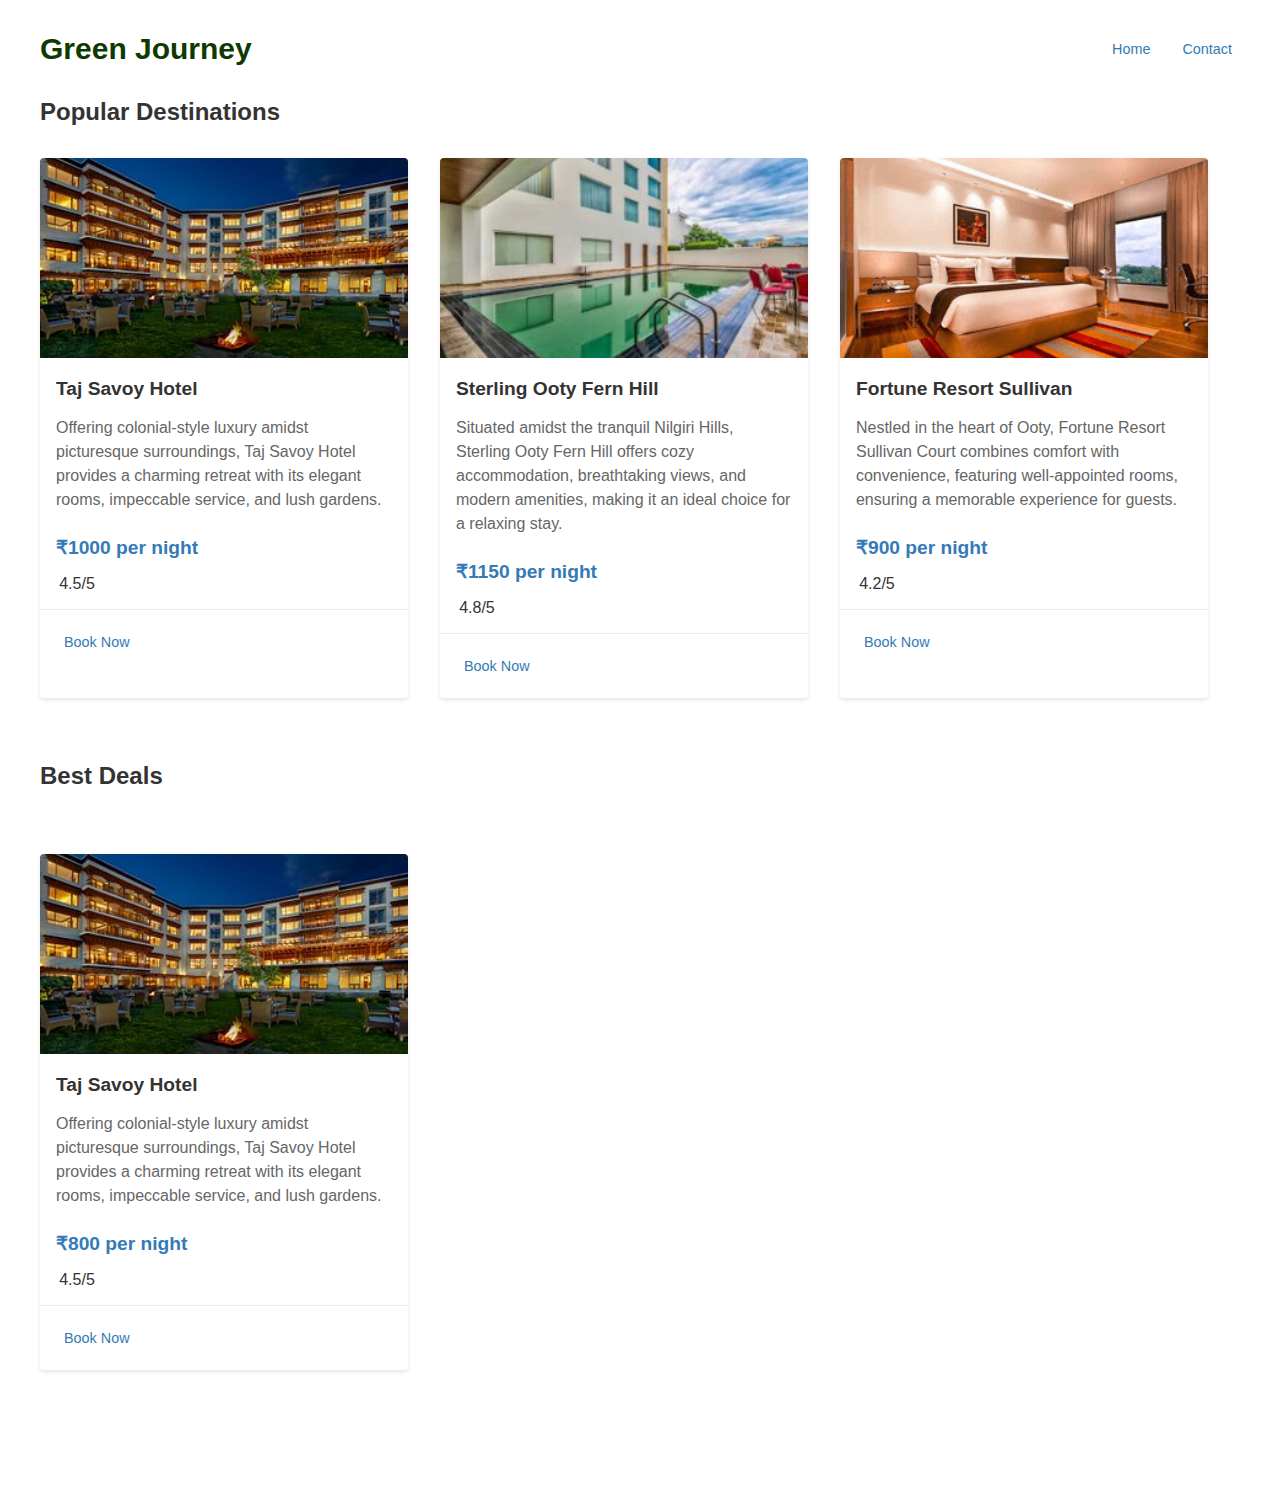
<file: ootyhotel.html>
<!DOCTYPE html>
<html>
<head>
    <title>Green Journy</title>
    <meta charset="UTF-8">
    <meta name="viewport" content="width=device-width, initial-scale=1.0">    
    
    <link rel="stylesheet" href="hotel.css">

    <style>
         </style>
     </head>
     <body>
         <div class="container">
             <div class="header">
                 <div class="logo">
                  Green Journey
                 </div>
                 <div class="nav">
                     <a href="./home.html">Home</a>
                     <a href="./contact.html">Contact</a>
                 </div>
                
                 
             </div>
             <div class ="section-1">
               <div class="section-header">
                   Popular Destinations
               </div>
               <div class="section-content">
                   <div class="property-card">
                       <img src="./11.jpg" alt="Property 1">
                       <h3>Taj Savoy Hotel</h3>
                       <p>
                        Offering colonial-style luxury amidst picturesque surroundings, Taj Savoy Hotel provides a charming retreat with its elegant rooms, impeccable service, and lush gardens.</p>
                       <div class="price">
                        ₹1000 per night
                       </div>
                       <div class="rating">
                           
                           <span>4.5/5</span>
                       </div>
                       <div class="actions">
                           
                           <a href="#">Book Now</a>
                       </div>
                   </div>
                   <div class="property-card">
                       <img src="./22.jpg" alt="Property 2">
                       <h3>Sterling Ooty Fern Hill</h3>
                       <p>
                        Situated amidst the tranquil Nilgiri Hills, Sterling Ooty Fern Hill offers cozy accommodation, breathtaking views, and modern amenities, making it an ideal choice for a relaxing stay.</p>
                       <div class="price">
                        ₹1150 per night
                       </div>
                       <div class="rating">
                           
                           <span>4.8/5</span>
                       </div>
                       <div class="actions">
                           
                           <a href="#">Book Now</a>
                       </div>
                   </div>
                   <div class="property-card">
                       <img src="./33.png" alt="Property 3">
                       <h3>Fortune Resort Sullivan </h3>
                       <p>
                        Nestled in the heart of Ooty, Fortune Resort Sullivan Court combines comfort with convenience, featuring well-appointed rooms,  ensuring a memorable experience for guests.
                       </p>
                       <div class="price">
                        ₹900 per night
                       </div>
                       <div class="rating">
                           
                           <span>4.2/5</span>
                       </div>
                       <div class="actions">
                           
                           <a href="#">Book Now</a>
                       </div>
                   </div>
                   
                   
               </div>
           </div>
           <div class="section-2">
               <div class="section-header">
                   Best Deals
               </div>
               <div class="section-content">
                <div class="section-content">
                <div class="property-card">
                    <img src="./11.jpg" alt="Property 1">
                    <h3>Taj Savoy Hotel</h3>
                    <p>
                     Offering colonial-style luxury amidst picturesque surroundings, Taj Savoy Hotel provides a charming retreat with its elegant rooms, impeccable service, and lush gardens.</p>
                    <div class="price">
                     ₹800 per night
                    </div>
                    <div class="rating">
                        
                        <span>4.5/5</span>
                    </div>
                    <div class="actions">
                        
                        <a href="#">Book Now</a>
                    </div>
                </div>
                   </div>
                
                     
                </div>
</file>
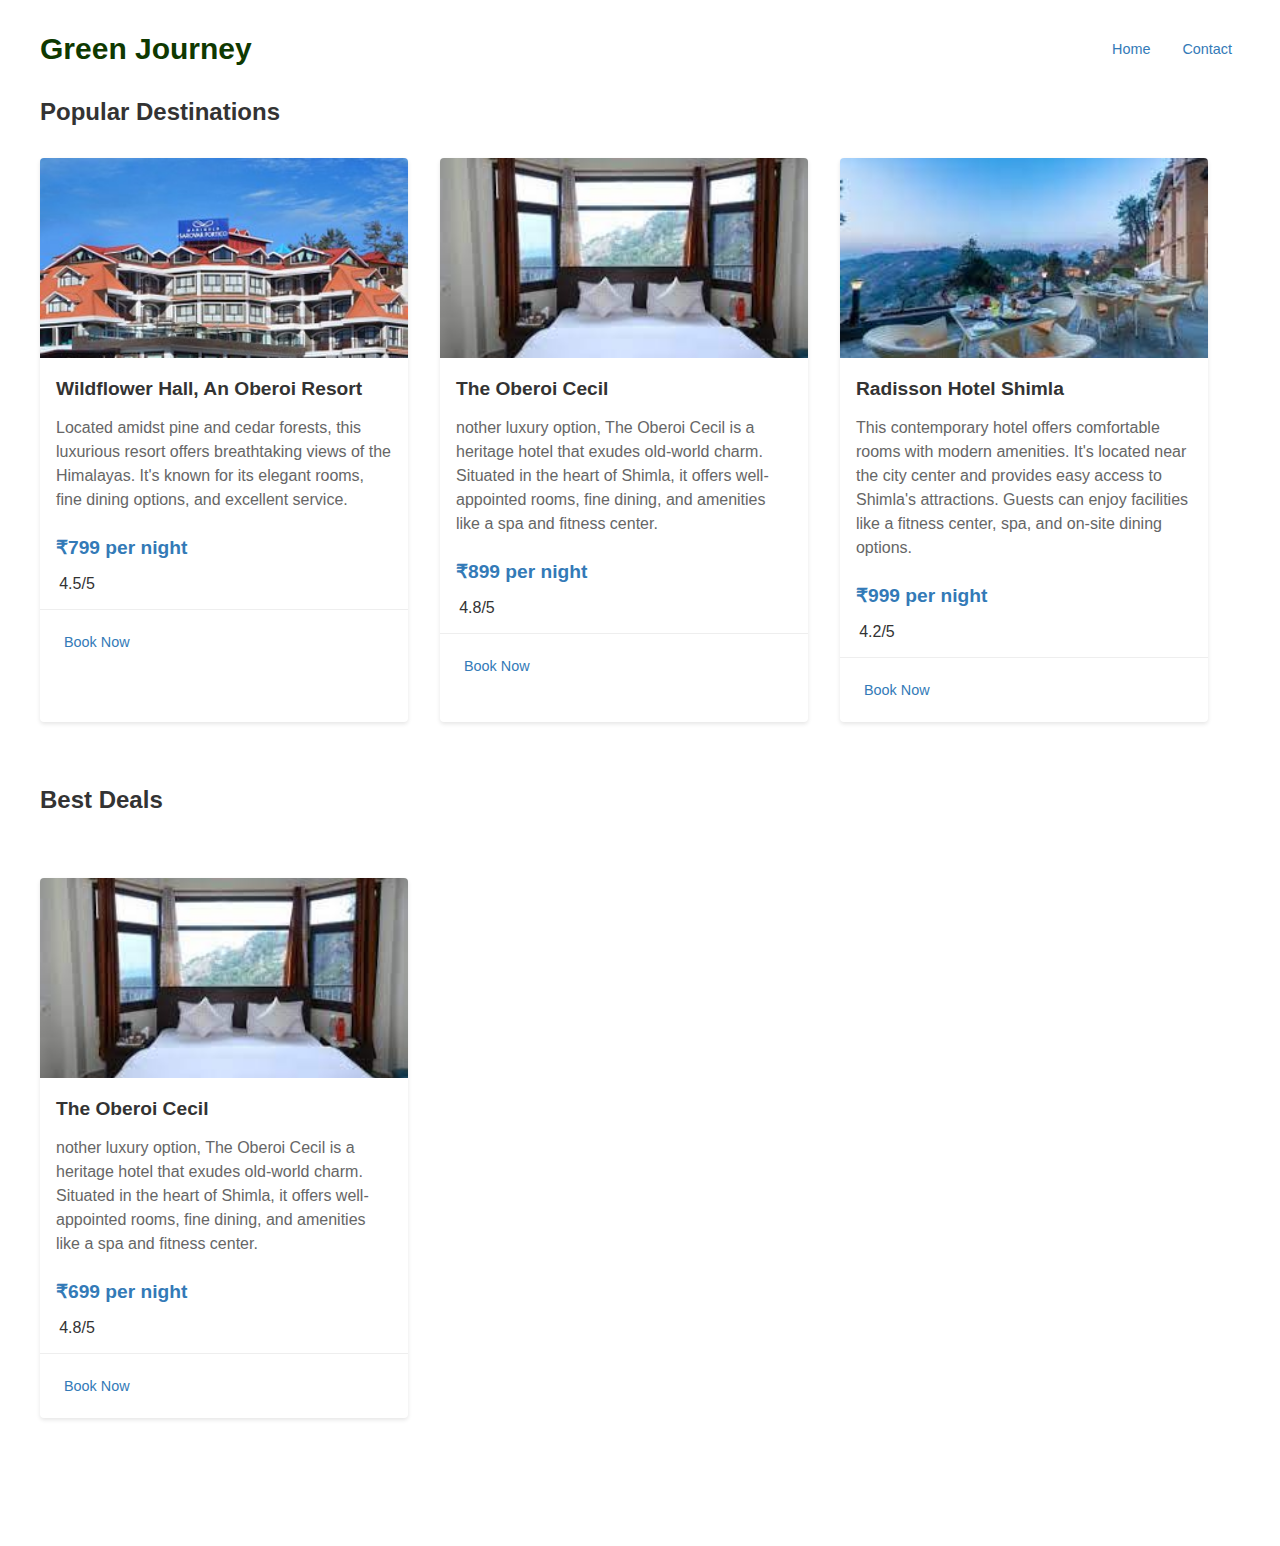
<file: shimla.html>
<!DOCTYPE html>
<html>
<head>
    <title>Green Journy</title>
    <meta charset="UTF-8">
    <meta name="viewport" content="width=device-width, initial-scale=1.0">    
    
    <link rel="stylesheet" href="hotel.css">

    <style>
         </style>
     </head>
     <body>
         <div class="container">
             <div class="header">
                 <div class="logo">
                  Green Journey
                 </div>
                 <div class="nav">
                    <a href="./home.html">Home</a>
                    <a href="./contact.html">Contact</a>
                 </div>
                
                 
             </div>
             <div class   ="section-1">
               <div class="section-header">
                   Popular Destinations
               </div>
               <div class="section-content">
                   <div class="property-card">
                       <img src="./s1.jpg" alt="Property 1">
                       <h3>Wildflower Hall, An Oberoi Resort</h3>
                       <p>
                        Located amidst pine and cedar forests, this luxurious resort offers breathtaking views of the Himalayas. It's known for its elegant rooms, fine dining options, and excellent service.</p>
                       <div class="price">
                        ₹799 per night
                       </div>
                       <div class="rating">
                           
                           <span>4.5/5</span>
                       </div>
                       <div class="actions">
                           
                           <a href="#">Book Now</a>
                       </div>
                   </div>
                   <div class="property-card">
                       <img src="./s3.jpeg" alt="Property 2">
                       <h3>The Oberoi Cecil</h3>
                       <p>
                        nother luxury option, The Oberoi Cecil is a heritage hotel that exudes old-world charm. Situated in the heart of Shimla, it offers well-appointed rooms, fine dining, and amenities like a spa and fitness center.</p>
                       <div class="price">
                        ₹899 per night
                       </div>
                       <div class="rating">
                           
                           <span>4.8/5</span>
                       </div>
                       <div class="actions">
                           
                           <a href="#">Book Now</a>
                       </div>
                   </div>
                   <div class="property-card">
                       <img src="./s2.jpeg" alt="Property 3">
                       <h3>Radisson Hotel Shimla</h3>
                       <p>
                        This contemporary hotel offers comfortable rooms with modern amenities. It's located near the city center and provides easy access to Shimla's attractions. Guests can enjoy facilities like a fitness center, spa, and on-site dining options.
                       </p>
                       <div class="price">
                        ₹999 per night
                       </div>
                       <div class="rating">
                           
                           <span>4.2/5</span>
                       </div>
                       <div class="actions">
                           
                           <a href="#">Book Now</a>
                       </div>
                   </div>
                   
                   
               </div>
           </div>
           <div class="section-2">
               <div class="section-header">
                   Best Deals
               </div>
               <div class="section-content">
                <div class="section-content">
                    <div class="property-card">
                        <img src="./s3.jpeg" alt="Property 2">
                        <h3>The Oberoi Cecil</h3>
                        <p>
                         nother luxury option, The Oberoi Cecil is a heritage hotel that exudes old-world charm. Situated in the heart of Shimla, it offers well-appointed rooms, fine dining, and amenities like a spa and fitness center.</p>
                        <div class="price">
                         ₹699 per night
                        </div>
                        <div class="rating">
                            
                            <span>4.8/5</span>
                        </div>
                        <div class="actions">
                            
                            <a href="#">Book Now</a>
                        </div>
                    </div>
</file>
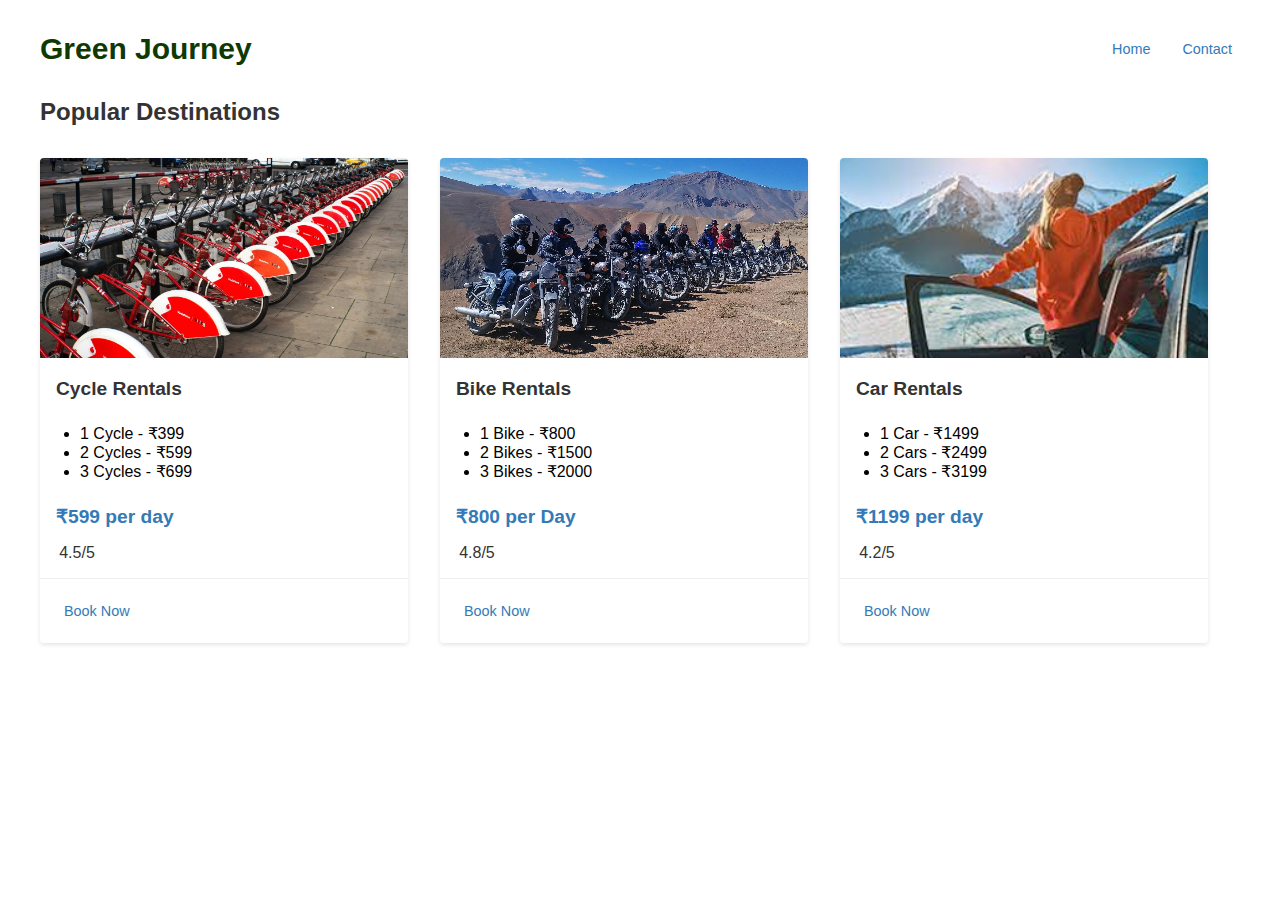
<file: transportation.html>
<!DOCTYPE html>
<html>
<head>
    <title>Green Journy</title>
    <meta charset="UTF-8">
    <meta name="viewport" content="width=device-width, initial-scale=1.0">    
    
    <link rel="stylesheet" href="hotel.css">

    <style>
         </style>
     </head>
     <body>
         <div class="container">
             <div class="header">
                 <div class="logo">
                  Green Journey
                 </div>
                 <div class="nav">
                    <a href="./home.html">Home</a>
                    <a href="./contact.html">Contact</a>
                 </div>
                
                 
             </div>
             <div class   ="section-1">
               <div class="section-header">
                   Popular Destinations
               </div>
               <div class="section-content">
                   <div class="property-card">
                       <img src="./1.jpg" alt="Property 1">
                       <h3>Cycle Rentals</h3>
                       <p>
                        <ul>
                        
                        <li> 1 Cycle  - ₹399</li>
                        <li> 2 Cycles - ₹599</li>
                        <li> 3 Cycles - ₹699</li>
                        </ul>
                                            
                       </p>
                       <div class="price">
                        ₹599 per day
                       </div>
                       <div class="rating">
                           
                           <span>4.5/5</span>
                       </div>
                       <div class="actions">
                           
                           <a href="#">Book Now</a>
                       </div>
                   </div>
                   <div class="property-card">
                       <img src="./3.png" alt="Property 2">
                       <h3>Bike Rentals</h3>
                       <p>
                        <ul>
                        
                            <li>1 Bike   - ₹800 </li>
                            <li>2 Bikes  - ₹1500</li>
                            <li>3 Bikes  - ₹2000</li>
                        </ul>
                        
                        
                        
                       </p>
                       <div class="price">
                        ₹800 per Day
                       </div>
                       <div class="rating">
                           
                           <span>4.8/5</span>
                       </div>
                       <div class="actions">
                           
                           <a href="#">Book Now</a>
                       </div>
                   </div>
                   <div class="property-card">
                       <img src="./2.jpeg" alt="Property 3">
                       <h3>Car Rentals</h3>
                       <p>
                        <ul>
                        
                            <li>1 Car  - ₹1499</li>
                            <li>2 Cars - ₹2499</li>
                            <li>3 Cars - ₹3199</li>
                        </ul>
                        
                        
                        
                       </p>
                       <div class="price">
                        ₹1199 per day
                       </div>
                       <div class="rating">
                           
                           <span>4.2/5</span>
                       </div>
                       <div class="actions">
                           
                           <a href="#">Book Now</a>
                       </div>
                   </div>
                   
                   
               </div>
           </div>
           <div class="section-2">
</file>
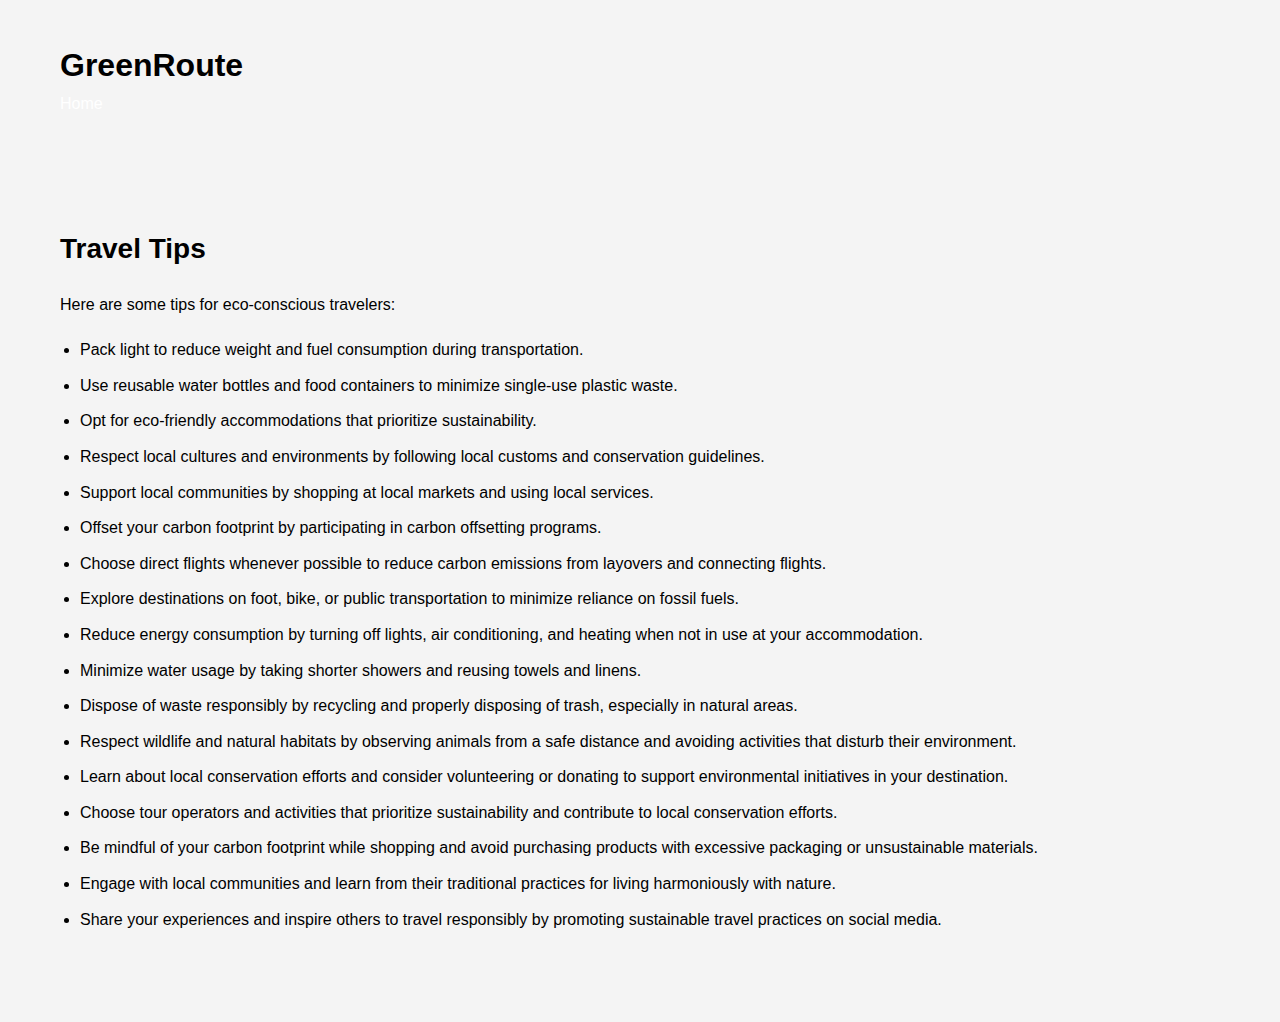
<file: traveltips.html>
<!DOCTYPE html>
<html lang="en">
<head>
    <meta charset="UTF-8">
    <meta name="viewport" content="width=device-width, initial-scale=1.0">
    <title>Travel Tips</title>
    <link rel="stylesheet" href="traveltips.css">
</head>
<body>
    <header>
        <nav>
            <div class="container">
                <h1>GreenRoute</h1>
                <ul>
                    <li><a href="./home.html">Home</a></li>
                </ul>
            </div>
        </nav>
    </header>

    <section class="travel-tips">
        <div class="container">
            <h2>Travel Tips</h2>
            <p>Here are some tips for eco-conscious travelers:</p>
            <ul>
                <li>Pack light to reduce weight and fuel consumption during transportation.</li>
            <li>Use reusable water bottles and food containers to minimize single-use plastic waste.</li>
            <li>Opt for eco-friendly accommodations that prioritize sustainability.</li>
            <li>Respect local cultures and environments by following local customs and conservation guidelines.</li>
            <li>Support local communities by shopping at local markets and using local services.</li>
            <li>Offset your carbon footprint by participating in carbon offsetting programs.</li>
            <li>Choose direct flights whenever possible to reduce carbon emissions from layovers and connecting flights.</li>
            <li>Explore destinations on foot, bike, or public transportation to minimize reliance on fossil fuels.</li>
            <li>Reduce energy consumption by turning off lights, air conditioning, and heating when not in use at your accommodation.</li>
            <li>Minimize water usage by taking shorter showers and reusing towels and linens.</li>
            <li>Dispose of waste responsibly by recycling and properly disposing of trash, especially in natural areas.</li>
            <li>Respect wildlife and natural habitats by observing animals from a safe distance and avoiding activities that disturb their environment.</li>
            <li>Learn about local conservation efforts and consider volunteering or donating to support environmental initiatives in your destination.</li>
            <li>Choose tour operators and activities that prioritize sustainability and contribute to local conservation efforts.</li>
            <li>Be mindful of your carbon footprint while shopping and avoid purchasing products with excessive packaging or unsustainable materials.</li>
            <li>Engage with local communities and learn from their traditional practices for living harmoniously with nature.</li>
            <li>Share your experiences and inspire others to travel responsibly by promoting sustainable travel practices on social media.</li>
            </ul>
        </div>
    </section>

    <!-- <footer>
        <div class="container">
            <p>&copy; 2024 GreenRoute - All Rights Reserved</p>
        </div>
    </footer> -->
</body>
</html>
</file>
<file: hotel.css>
body {
    font-family: Arial, sans-serif;
    margin: 0;
    padding: 0;
 }
 
 .container {
    max-width: 1200px;
    margin: 0 auto;
    padding: 2rem;
 }
 
 .header {
    display: flex;
    justify-content: space-between;
    align-items: center;
    margin-bottom: 2rem;
 }
 
 .logo {
    font-family: 'Lucida Sans', 'Lucida Sans Regular', 'Lucida Grande', 'Lucida Sans Unicode', Geneva, Verdana, sans-serif;
    font-size: 30px;
    font-weight: bold;
    color: #0f3901;
 }
 
 .nav {
    display: flex;
    align-items: center;
 }
 
 .nav a {
    margin-left: 1rem;
    color: #337ab7;
    text-decoration: none;
    font-size: 0.9rem;
    padding: 0.5rem;
    border-radius: 4px;
 }
 
 .nav a:hover {
    background-color: #eee;
 }
 
 .cta {
    display: flex;
    align-items: center;
    justify-content: center;
    background-color: #337ab7;
    color: #fff;
    padding: 0.5rem 1rem;
    border-radius: 4px;
    margin-left: auto;
 }
 
 .cta:hover {
    background-color: #23527c;
 }
 
 .search-box {
    display: flex;
    align-items: center;
    border: 1px solid #ccc;
    border-radius: 4px;
    padding: 0.5rem;
    margin-left: auto;
 }
 
 .search-box input[type="text"],
 .search-box input[type="date"],
 .search-box select {
    flex-grow: 1;
    padding: 0.5rem;
    border: none;
    border-radius: 4px;
    margin-right: 1rem;
 }
 
 .search-box select {
    appearance: none;
    -webkit-appearance: none;
    -moz-appearance: none;
    background-image: url("data:image/svg+xml;utf8,<svg xmlns='http://www.w3.org/2000/svg' viewBox='0 0 16 16'><path d='M7.247 10.354a1.5 1.5 0 0 1 0-2.09l4.641-4.647a.75.75 0 0 1 1.06 1.06l-3.89 3.89c-.39.39-1.027.39-1.414 0L2.646 6.707a1.5 1.5 0 0 1 0-2.09l5.693 5.693H7.247z'/></svg>");
    background-repeat: no-repeat;
    background-position: right 10px center;
    background-size: 12px;
    padding-right: 30px;
 }
 
 .search-box input[type="submit"] {
    background-color: #337ab7;
    color: #fff;
    padding: 0.5rem 1rem;
    border: none;
    border-radius: 4px;
    cursor: pointer;
 }
 
 .search-box input[type="submit"]:hover {
 background-color: #23527c;
 }
 
 .section-header {
 font-size: 1.5rem;
 font-weight: bold;
 color: #333;
 margin-bottom: 1rem;
 }
 
 .section-content {
 display: flex;
 flex-wrap: wrap;
 margin-bottom: 2rem;
 }
 
 .property-card {
 width: calc(33.333% - 2rem);
 background-color: #fff;
 border-radius: 4px;
 box-shadow: 0 2px 4px rgba(0, 0, 0, 0.1);
 margin-bottom: 2rem;
 margin-right: 2rem;
 overflow: hidden;
 }
 
 .property-card img {
 width: 100%;
 height: 200px;
 object-fit: cover;
 }
 
 .property-card h3 {
 font-size: 1.2rem;
 font-weight: bold;
 color: #333;
 margin: 1rem;
 }
 
 .property-card p {
 font-size: 0.9rem;
 color: #666;
 margin: 0 1rem;
 margin-bottom: 1rem;
 }
 
 .property-card .price {
 font-size: 1.2rem;
 font-weight: bold;
 color: #337ab7;
 margin: 0 1rem;
 margin-bottom: 1rem;
 }
 
 .property-card .rating {
 display: flex;
 align-items: center;
 margin: 0 1rem;
 margin-bottom: 1rem;
 }
 
 .property-card .rating i {
 color: #ffc107;
 margin-right: 0.2rem;
 }
 
 .property-card .rating span {
 color: #333;
 margin-left: 0.2rem;
 }
 
 .property-card .actions {
 display: flex;
 justify-content: space-between;
 align-items: center;
 padding: 1rem;
 border-top: 1px solid #eee;
 }
 
 .property-card .actions a {
 color: #337ab7;
 text-decoration: none;
 font-size: 0.9rem;
 padding: 0.5rem;
 border-radius: 4px;
 }
 
 .property-card .actions a:hover {
 background-color: #eee;
 }
 
 @media (max-width: 768px) {
 .property-card {
     width: 100%;
 }
 
 .property-card:nth-of-type(2n+2) {
     margin-right: 0;
 }
 }

 .section-content {
   margin-top: 2rem;
}

.section-header {
   font-size: 1.5rem;
   font-weight: bold;
   color: #333;
   margin-bottom: 1rem;
}

.section-content p {
   font-size: 1rem;
   line-height: 1.5;
   color: #666;
   margin-bottom: 1.5rem;
}
</file>
<file: carbon.css>
/* Reset CSS */
* {
   margin: 0;
   padding: 0;
   box-sizing: border-box;
}

/* Global Styles */
body {
   font-family: Arial, sans-serif;
   line-height: 1.6;
   background-color: #f4f4f4;
}

.container {
   max-width: 1200px;
   margin: 0 auto;
   padding: 20px;
}

/* Header Styles */
header {
   color:black ;
   padding: 20px 0;
   text-align : left;
}

header nav ul {
   list-style: none;
}

header nav ul li {
   display: inline;
   margin-right: 20px;
}

header nav ul li:last-child {
   margin-right: 0;
}

header nav ul li a {
   color: #fff;
   text-decoration: none;
}

/* Calculator Section Styles */
.calculator {
   padding: 50px 0;
   text-align: center;
}

.calculator h2 {
   font-size: 28px;
   margin-bottom: 30px;
}

.calculator form {
   margin-bottom: 20px;
}

.calculator label {
   display: block;
   margin-bottom: 10px;
}

.calculator input[type="number"],
.calculator select {
   width: 100%;
   padding: 10px;
   margin-bottom: 20px;
   border: 1px solid #ccc;
   border-radius: 5px;
}

.calculator button {
   background-color: #3caea3;
   color: #fff;
   padding: 10px 20px;
   border: none;
   border-radius: 5px;
   cursor: pointer;
}

.calculator button:hover {
   background-color: #2a9d8f;
}

#result {
   display: none;
}

/* Footer Styles */
footer {
   background-color: #00563f;
   color: #fff;
   padding: 20px 0;
   text-align: center;
}

#footprint {
   font-size: 24px; /* Adjust the font size as needed */
}


/* Carbon Info Section Styles */
.carbon-info {
   padding: 50px 0;
   background-color: #fff;
}

.carbon-info h2 {
   font-size: 28px;
   margin-bottom: 30px;
}

.carbon-info h3 {
   font-size: 24px;
   margin-bottom: 15px;
}

.carbon-info p,
.carbon-info ul {
   font-size: 16px;
   margin-bottom: 20px;
}

.carbon-info ul {
   list-style: disc;
   padding-left: 20px;
}

.carbon-info li {
   margin-bottom: 10px;
}
img{
   float: right;
}
</file>
<file: home.css>
/* Reset CSS */
* {
    margin: 0;
    padding: 0;
    box-sizing: border-box;
}

body {
    font-family: Arial, sans-serif;
}
 
.imgedit{
    max-width: 2000px;
    margin: 0 auto;
    padding: 2rem;
    margin-bottom: 2rem;
    background-image: url('./hom.webp'); /* Example image path */
    background-size: cover;
    background-position: center;
}

.container {
    max-width: 1200px;
    margin: 0 auto;
    padding: 2rem;
  
}

.header {
    display: flex;
    justify-content: space-between;
    align-items: center;
    margin-bottom: 2rem;
    
}

.logo {
    font-family: 'Lucida Sans', 'Lucida Sans Regular', 'Lucida Grande', 'Lucida Sans Unicode', Geneva, Verdana, sans-serif;
    font-size: 40px;
    font-weight: bold;
    color: #fff;
}

.nav {
    display: flex;
    align-items: center;
}

.nav a {
    margin-left: 1rem;
    color: #fff;
     
    text-decoration: none;
    font-size: 1rem;
    padding: 1rem;
    border-radius: 4px;
}

.nav a:hover {
    background-color: #d1600ae0;
}

.search-container {
    margin-bottom: 2rem;
}

.search-form {
    display: flex;
    align-items: center;
}

.search-form input[type="text"],
.search-form input[type="date"],
.search-form select {
    flex: 1;
    padding: 1rem;
    margin-right: 1rem;
    border: 1px solid #ccc;
    border-radius: 7px;
}

.search-form select {
    appearance: none;
    -webkit-appearance: none;
    -moz-appearance: none;
    background-image: url("data:image/svg+xml;utf8,<svg xmlns='http://www.w3.org/2000/svg' viewBox='0 0 16 16'><path d='M7.247 10.354a1.5 1.5 0 0 1 0-2.09l4.641-4.647a.75.75 0 0 1 1.06 1.06l-3.89 3.89c-.39.39-1.027.39-1.414 0L2.646 6.707a1.5 1.5 0 0 1 0-2.09l5.693 5.693H7.247z'/></svg>");
    background-repeat: no-repeat;
    background-position: right 10px center;
    background-size: 12px;
    padding-right: 30px;
}

.search-form button[type="submit"] {
    background-color: #ba3d08;
    color: #fff;
    padding: 0.5rem 1rem;
    border: none;
    border-radius: 4px;
    cursor: pointer;
}

.search-form button[type="submit"]:hover {
    background-color: #333;
}

 
 .section-header {
 font-size: 1.5rem;
 font-weight: bold;
 color: #333;
 margin-bottom: 1rem;
 }
 
 .section-content {
 display: flex;
 flex-wrap: wrap;
 margin-bottom: 2rem;
 }
 
 .property-card {
 width: calc(33.333% - 2rem);
 background-color: #fff;
 border-radius: 4px;
 box-shadow: 0 2px 4px rgba(0, 0, 0, 0.1);
 margin-bottom: 2rem;
 margin-right: 2rem;
 overflow: hidden;
 }
 
 .property-card img {
 width: 100%;
 height: 200px;
 object-fit: cover;
 }
 
 .property-card h3 {
 font-size: 1.2rem;
 font-weight: bold;
 color: #333;
 margin: 1rem;
 }
 
 .property-card p {
 font-size: 0.9rem;
 color: #666;
 margin: 0 1rem;
 margin-bottom: 1rem;
 }
 
 .property-card .price {
 font-size: 1.2rem;
 font-weight: bold;
 color: #337ab7;
 margin: 0 1rem;
 margin-bottom: 1rem;
 }
 
 .property-card .rating {
 display: flex;
 align-items: center;
 margin: 0 1rem;
 margin-bottom: 1rem;
 }
 
 .property-card .rating i {
 color: #ffc107;
 margin-right: 0.2rem;
 }
 
 .property-card .rating span {
 color: #333;
 margin-left: 0.2rem;
 }
 
 .property-card .actions {
 display: flex;
 justify-content: space-between;
 align-items: center;
 padding: 1rem;
 border-top: 1px solid #eee;
 }
 
 .property-card .actions a {
 color: #337ab7;
 text-decoration: none;
 font-size: 0.9rem;
 padding: 0.5rem;
 border-radius: 4px;
 }
 
 .property-card .actions a:hover {
 background-color: #eee;
 }
 
 @media (max-width: 768px) {
 .property-card {
     width: 100%;
 }
 
 .property-card:nth-of-type(2n+2) {
     margin-right: 0;
 }
 }

 .content {
    padding: 20px;
    text-align: justify;
    line-height: 1.5;
  }
</file>
<file: traveltips.css>
/* Reset CSS */
* {
   margin: 0;
   padding: 0;
   box-sizing: border-box;
}

/* Global Styles */
body {
   font-family: Arial, sans-serif;
   line-height: 1.6;
   background-color: #f4f4f4;
}

.container {
   max-width: 1200px;
   margin: 0 auto;
   padding: 20px;
}

/* Header Styles */
header {
   
   color: black;
   padding: 20px 0;
}

header nav ul {
   list-style: none;
}

header nav ul li {
   display: inline;
   margin-right: 20px;
}

header nav ul li:last-child {
   margin-right: 0;
}

header nav ul li a {
   color: #fff;
   text-decoration: none;
}

/* Travel Tips Section Styles */
.travel-tips {
   padding: 50px 0;
}

.travel-tips h2 {
   font-size: 28px;
   margin-bottom: 20px;
}

.travel-tips p,
.travel-tips ul {
   font-size: 16px;
   margin-bottom: 20px;
}

.travel-tips ul {
   list-style: disc;
   padding-left: 20px;
}

.travel-tips li {
   margin-bottom: 10px;
}

/* Footer Styles */
footer {
   background-color: #00563f;
   color: #fff;
   padding: 20px 0;
   text-align: center;
}
</file>
